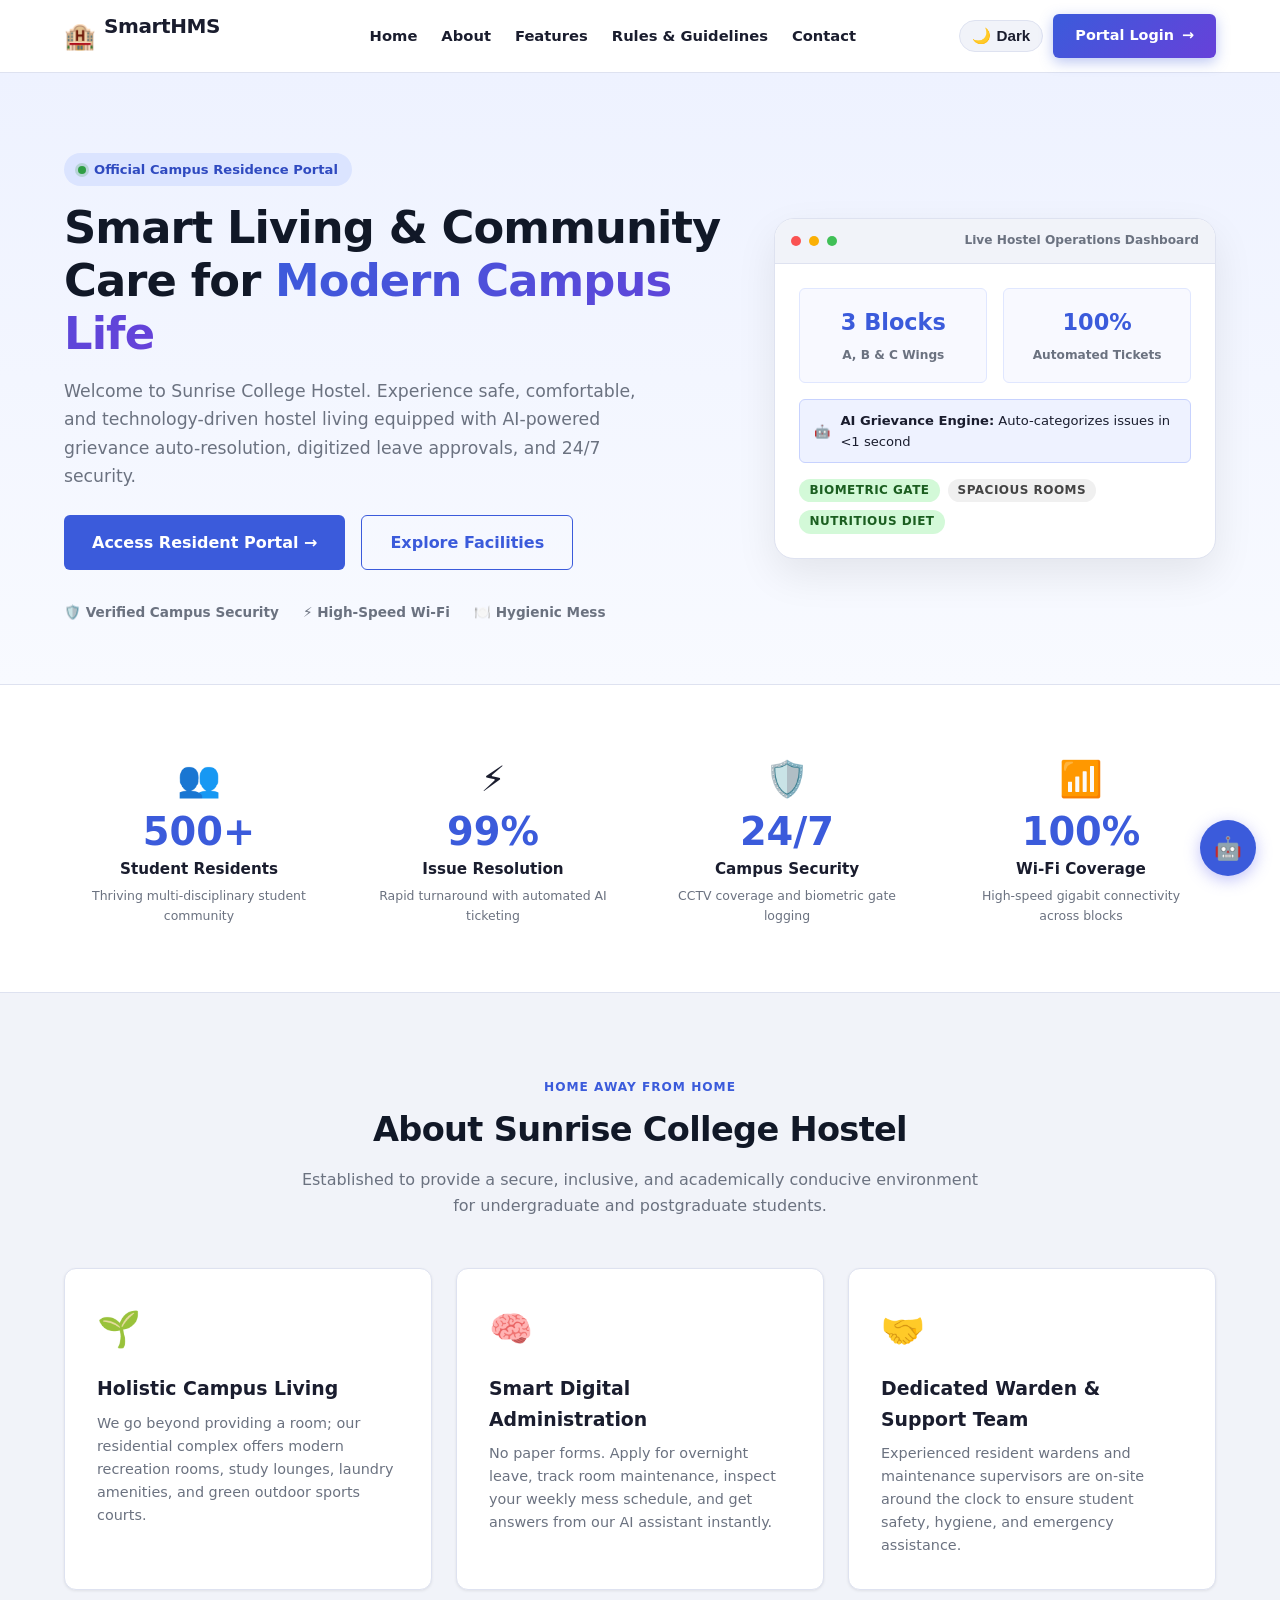
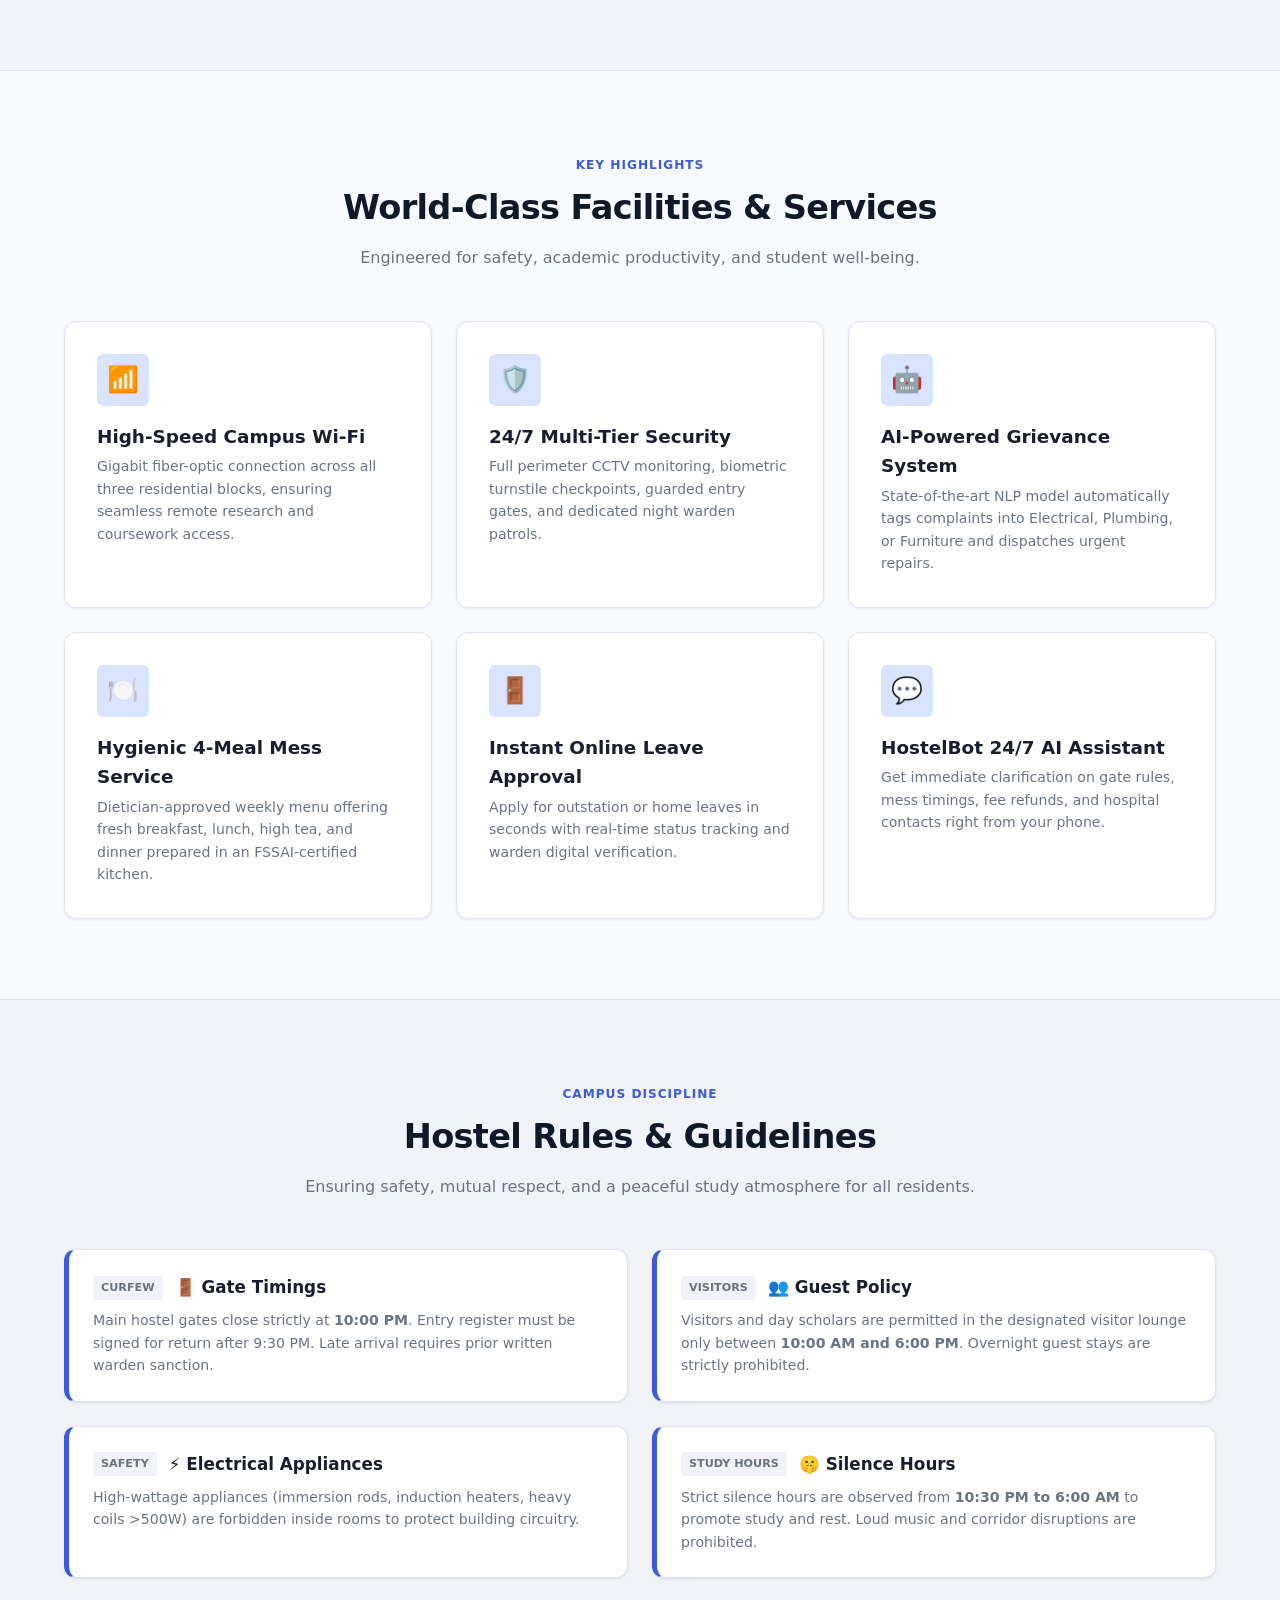
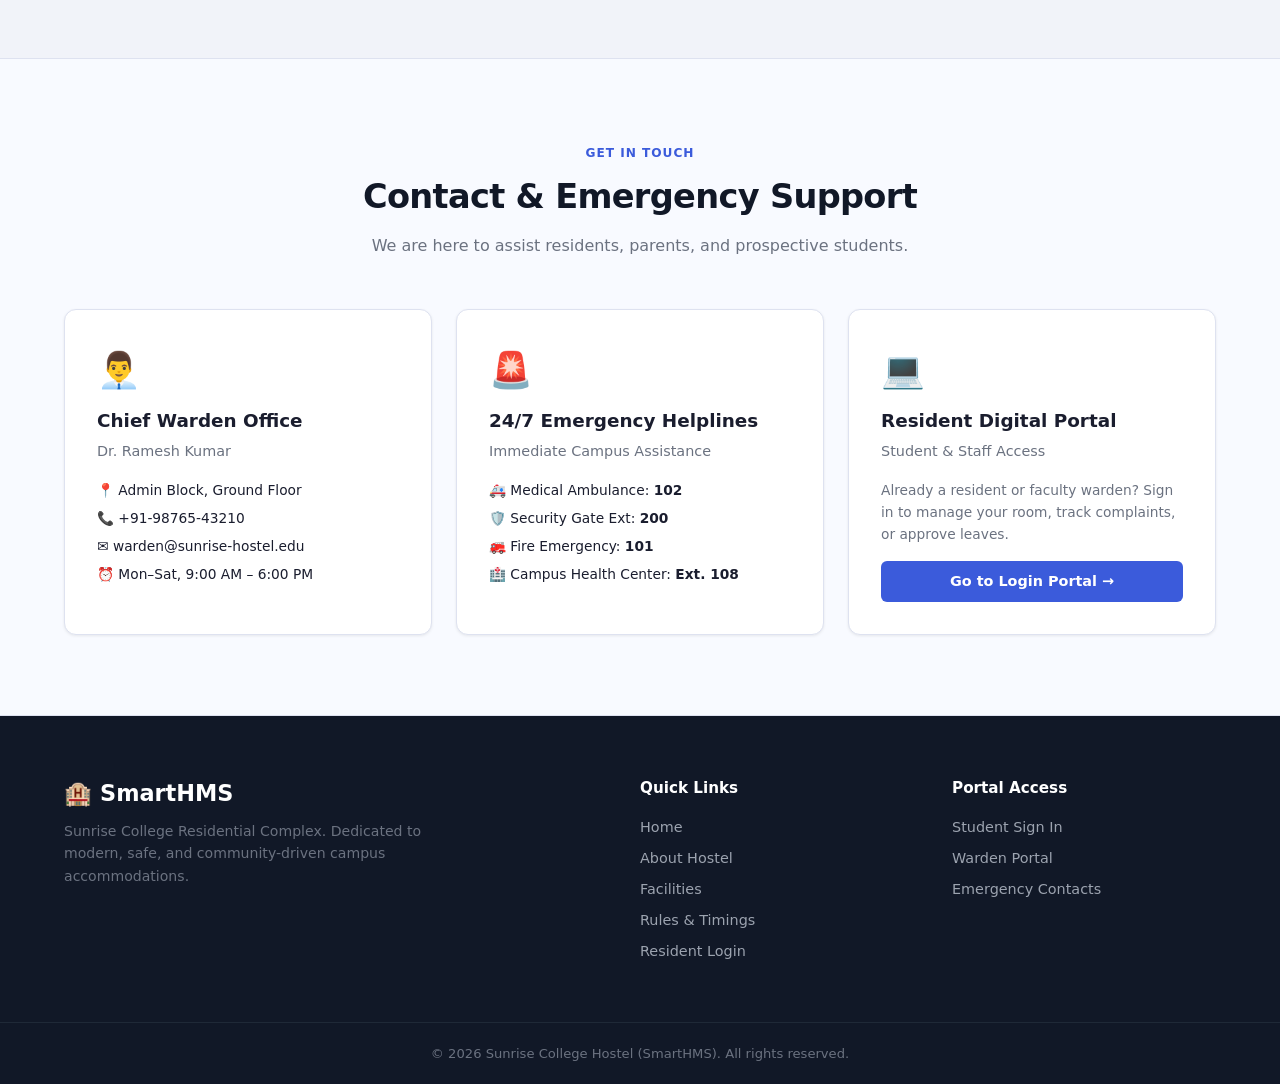
<file: index.html>
<!DOCTYPE html>
<!--
  index.html — Public Home & Landing Page
  Sunrise College Hostel — Smart Hostel Management System (SmartHMS)

  Public-facing portal featuring:
    • Modern navigation bar with anchors & prominent "Portal Login" button
    • High-impact Hero Section with CTAs and facility highlights
    • Real-time quick statistics (500+ Residents, 99% Resolution, etc.)
    • "About the Hostel" overview
    • Key Facilities & Amenities Grid
    • Hostel Rules & Curfew Guidelines
    • Contact & 24/7 Emergency Helpline
    • Clean footer
-->
<html lang="en">
<head>
  <meta charset="UTF-8" />
  <meta name="viewport" content="width=device-width, initial-scale=1.0" />
  <title>Sunrise College Hostel — Smart Campus Living</title>
  <link rel="stylesheet" href="styles.css" />
</head>
<body class="landing-body">

  <!-- ═══════════════════════════════════════════════
       TOP NAVIGATION BAR
       ═══════════════════════════════════════════════ -->
  <header class="landing-header">
    <div class="landing-container nav-container">
      <a href="index.html" class="navbar-brand" style="text-decoration:none;">
        <span class="brand-icon">🏨</span>
        <div>
          <div class="brand-title">SmartHMS</div>
          <div class="navbar-tagline">Sunrise College Hostel</div>
        </div>
      </a>

      <!-- Desktop Nav Links -->
      <nav class="landing-nav-links">
        <a href="#home" class="nav-link">Home</a>
        <a href="#about" class="nav-link">About</a>
        <a href="#features" class="nav-link">Features</a>
        <a href="#rules" class="nav-link">Rules & Guidelines</a>
        <a href="#contact" class="nav-link">Contact</a>
      </nav>

      <!-- Prominent Portal Login Button -->
      <div class="nav-cta" style="display:flex;align-items:center;gap:10px;">
        <button type="button" class="theme-toggle-btn" id="themeToggleBtn" title="Toggle Light / Dark Mode">
          🌙 <span class="theme-label">Dark</span>
        </button>
        <a href="login.html" class="btn btn-primary btn-portal-login">
          <span>Portal Login</span> <span class="arrow">→</span>
        </a>
      </div>
    </div>
  </header>


  <!-- ═══════════════════════════════════════════════
       HERO SECTION
       ═══════════════════════════════════════════════ -->
  <section id="home" class="hero-section">
    <div class="landing-container hero-container">
      <div class="hero-content">
        <div class="hero-badge">
          <span class="badge-dot"></span> Official Campus Residence Portal
        </div>
        <h1 class="hero-title">
          Smart Living &amp; Community Care for <span class="highlight-text">Modern Campus Life</span>
        </h1>
        <p class="hero-subtitle">
          Welcome to Sunrise College Hostel. Experience safe, comfortable, and technology-driven hostel living equipped with AI-powered grievance auto-resolution, digitized leave approvals, and 24/7 security.
        </p>

        <div class="hero-actions">
          <a href="login.html" class="btn btn-primary btn-lg">
            Access Resident Portal →
          </a>
          <a href="#features" class="btn btn-outline btn-lg">
            Explore Facilities
          </a>
        </div>

        <div class="hero-trust">
          <span>🛡️ Verified Campus Security</span>
          <span>⚡ High-Speed Wi-Fi</span>
          <span>🍽️ Hygienic Mess</span>
        </div>
      </div>

      <div class="hero-visual">
        <div class="hero-card-preview">
          <div class="preview-header">
            <div class="preview-dot dot-red"></div>
            <div class="preview-dot dot-yellow"></div>
            <div class="preview-dot dot-green"></div>
            <span class="preview-label">Live Hostel Operations Dashboard</span>
          </div>
          <div class="preview-body">
            <div class="preview-stat-row">
              <div class="p-stat">
                <span class="p-num">3 Blocks</span>
                <span class="p-desc">A, B &amp; C Wings</span>
              </div>
              <div class="p-stat">
                <span class="p-num">100%</span>
                <span class="p-desc">Automated Tickets</span>
              </div>
            </div>
            <div class="preview-ai-pill">
              <span class="ai-spark">🤖</span>
              <span><strong>AI Grievance Engine:</strong> Auto-categorizes issues in &lt;1 second</span>
            </div>
            <div class="preview-badge-row">
              <span class="badge badge-occupied">Biometric Gate</span>
              <span class="badge badge-vacant">Spacious Rooms</span>
              <span class="badge badge-low">Nutritious Diet</span>
            </div>
          </div>
        </div>
      </div>
    </div>
  </section>


  <!-- ═══════════════════════════════════════════════
       QUICK STATISTICS SECTION
       ═══════════════════════════════════════════════ -->
  <section class="stats-section">
    <div class="landing-container">
      <div class="stats-grid">

        <div class="stat-box">
          <div class="stat-icon">👥</div>
          <div class="stat-number">500+</div>
          <div class="stat-title">Student Residents</div>
          <div class="stat-detail">Thriving multi-disciplinary student community</div>
        </div>

        <div class="stat-box">
          <div class="stat-icon">⚡</div>
          <div class="stat-number">99%</div>
          <div class="stat-title">Issue Resolution</div>
          <div class="stat-detail">Rapid turnaround with automated AI ticketing</div>
        </div>

        <div class="stat-box">
          <div class="stat-icon">🛡️</div>
          <div class="stat-number">24/7</div>
          <div class="stat-title">Campus Security</div>
          <div class="stat-detail">CCTV coverage and biometric gate logging</div>
        </div>

        <div class="stat-box">
          <div class="stat-icon">📶</div>
          <div class="stat-number">100%</div>
          <div class="stat-title">Wi-Fi Coverage</div>
          <div class="stat-detail">High-speed gigabit connectivity across blocks</div>
        </div>

      </div>
    </div>
  </section>


  <!-- ═══════════════════════════════════════════════
       ABOUT THE HOSTEL
       ═══════════════════════════════════════════════ -->
  <section id="about" class="landing-section">
    <div class="landing-container">
      <div class="section-head">
        <span class="section-tag">Home Away from Home</span>
        <h2 class="section-title">About Sunrise College Hostel</h2>
        <p class="section-subtitle">
          Established to provide a secure, inclusive, and academically conducive environment for undergraduate and postgraduate students.
        </p>
      </div>

      <div class="about-grid">
        <div class="about-card">
          <div class="about-icon">🌱</div>
          <h3>Holistic Campus Living</h3>
          <p>
            We go beyond providing a room; our residential complex offers modern recreation rooms, study lounges, laundry amenities, and green outdoor sports courts.
          </p>
        </div>

        <div class="about-card">
          <div class="about-icon">🧠</div>
          <h3>Smart Digital Administration</h3>
          <p>
            No paper forms. Apply for overnight leave, track room maintenance, inspect your weekly mess schedule, and get answers from our AI assistant instantly.
          </p>
        </div>

        <div class="about-card">
          <div class="about-icon">🤝</div>
          <h3>Dedicated Warden &amp; Support Team</h3>
          <p>
            Experienced resident wardens and maintenance supervisors are on-site around the clock to ensure student safety, hygiene, and emergency assistance.
          </p>
        </div>
      </div>
    </div>
  </section>


  <!-- ═══════════════════════════════════════════════
       KEY FACILITY HIGHLIGHTS
       ═══════════════════════════════════════════════ -->
  <section id="features" class="landing-section bg-alt">
    <div class="landing-container">
      <div class="section-head">
        <span class="section-tag">Key Highlights</span>
        <h2 class="section-title">World-Class Facilities &amp; Services</h2>
        <p class="section-subtitle">
          Engineered for safety, academic productivity, and student well-being.
        </p>
      </div>

      <div class="features-grid">

        <div class="feature-card">
          <div class="feature-icon-wrapper">📶</div>
          <h3>High-Speed Campus Wi-Fi</h3>
          <p>Gigabit fiber-optic connection across all three residential blocks, ensuring seamless remote research and coursework access.</p>
        </div>

        <div class="feature-card">
          <div class="feature-icon-wrapper">🛡️</div>
          <h3>24/7 Multi-Tier Security</h3>
          <p>Full perimeter CCTV monitoring, biometric turnstile checkpoints, guarded entry gates, and dedicated night warden patrols.</p>
        </div>

        <div class="feature-card">
          <div class="feature-icon-wrapper">🤖</div>
          <h3>AI-Powered Grievance System</h3>
          <p>State-of-the-art NLP model automatically tags complaints into Electrical, Plumbing, or Furniture and dispatches urgent repairs.</p>
        </div>

        <div class="feature-card">
          <div class="feature-icon-wrapper">🍽️</div>
          <h3>Hygienic 4-Meal Mess Service</h3>
          <p>Dietician-approved weekly menu offering fresh breakfast, lunch, high tea, and dinner prepared in an FSSAI-certified kitchen.</p>
        </div>

        <div class="feature-card">
          <div class="feature-icon-wrapper">🚪</div>
          <h3>Instant Online Leave Approval</h3>
          <p>Apply for outstation or home leaves in seconds with real-time status tracking and warden digital verification.</p>
        </div>

        <div class="feature-card">
          <div class="feature-icon-wrapper">💬</div>
          <h3>HostelBot 24/7 AI Assistant</h3>
          <p>Get immediate clarification on gate rules, mess timings, fee refunds, and hospital contacts right from your phone.</p>
        </div>

      </div>
    </div>
  </section>


  <!-- ═══════════════════════════════════════════════
       RULES & GUIDELINES
       ═══════════════════════════════════════════════ -->
  <section id="rules" class="landing-section">
    <div class="landing-container">
      <div class="section-head">
        <span class="section-tag">Campus Discipline</span>
        <h2 class="section-title">Hostel Rules &amp; Guidelines</h2>
        <p class="section-subtitle">
          Ensuring safety, mutual respect, and a peaceful study atmosphere for all residents.
        </p>
      </div>

      <div class="rules-grid">

        <div class="rule-box">
          <div class="rule-header">
            <span class="rule-badge">Curfew</span>
            <h4>🚪 Gate Timings</h4>
          </div>
          <p>Main hostel gates close strictly at <strong>10:00 PM</strong>. Entry register must be signed for return after 9:30 PM. Late arrival requires prior written warden sanction.</p>
        </div>

        <div class="rule-box">
          <div class="rule-header">
            <span class="rule-badge">Visitors</span>
            <h4>👥 Guest Policy</h4>
          </div>
          <p>Visitors and day scholars are permitted in the designated visitor lounge only between <strong>10:00 AM and 6:00 PM</strong>. Overnight guest stays are strictly prohibited.</p>
        </div>

        <div class="rule-box">
          <div class="rule-header">
            <span class="rule-badge">Safety</span>
            <h4>⚡ Electrical Appliances</h4>
          </div>
          <p>High-wattage appliances (immersion rods, induction heaters, heavy coils &gt;500W) are forbidden inside rooms to protect building circuitry.</p>
        </div>

        <div class="rule-box">
          <div class="rule-header">
            <span class="rule-badge">Study Hours</span>
            <h4>🤫 Silence Hours</h4>
          </div>
          <p>Strict silence hours are observed from <strong>10:30 PM to 6:00 AM</strong> to promote study and rest. Loud music and corridor disruptions are prohibited.</p>
        </div>

      </div>
    </div>
  </section>


  <!-- ═══════════════════════════════════════════════
       CONTACT & EMERGENCY SECTION
       ═══════════════════════════════════════════════ -->
  <section id="contact" class="landing-section bg-alt">
    <div class="landing-container">
      <div class="section-head">
        <span class="section-tag">Get in Touch</span>
        <h2 class="section-title">Contact &amp; Emergency Support</h2>
        <p class="section-subtitle">
          We are here to assist residents, parents, and prospective students.
        </p>
      </div>

      <div class="contact-grid">

        <div class="contact-card">
          <div class="c-icon">👨‍💼</div>
          <h4>Chief Warden Office</h4>
          <p>Dr. Ramesh Kumar</p>
          <div class="c-detail">📍 Admin Block, Ground Floor</div>
          <div class="c-detail">📞 +91-98765-43210</div>
          <div class="c-detail">✉️ warden@sunrise-hostel.edu</div>
          <div class="c-detail">⏰ Mon–Sat, 9:00 AM – 6:00 PM</div>
        </div>

        <div class="contact-card">
          <div class="c-icon">🚨</div>
          <h4>24/7 Emergency Helplines</h4>
          <p>Immediate Campus Assistance</p>
          <div class="c-detail">🚑 Medical Ambulance: <strong>102</strong></div>
          <div class="c-detail">🛡️ Security Gate Ext: <strong>200</strong></div>
          <div class="c-detail">🚒 Fire Emergency: <strong>101</strong></div>
          <div class="c-detail">🏥 Campus Health Center: <strong>Ext. 108</strong></div>
        </div>

        <div class="contact-card">
          <div class="c-icon">💻</div>
          <h4>Resident Digital Portal</h4>
          <p>Student &amp; Staff Access</p>
          <p style="font-size:0.86rem; color:var(--clr-muted); margin-bottom:var(--sp-md);">
            Already a resident or faculty warden? Sign in to manage your room, track complaints, or approve leaves.
          </p>
          <a href="login.html" class="btn btn-primary btn-block">
            Go to Login Portal →
          </a>
        </div>

      </div>
    </div>
  </section>


  <!-- ═══════════════════════════════════════════════
       FOOTER
       ═══════════════════════════════════════════════ -->
  <footer class="landing-footer">
    <div class="landing-container footer-container">
      <div class="footer-col">
        <div class="footer-brand">
          <span class="brand-icon">🏨</span> SmartHMS
        </div>
        <p class="footer-text">
          Sunrise College Residential Complex. Dedicated to modern, safe, and community-driven campus accommodations.
        </p>
      </div>

      <div class="footer-col">
        <h5>Quick Links</h5>
        <ul class="footer-links">
          <li><a href="#home">Home</a></li>
          <li><a href="#about">About Hostel</a></li>
          <li><a href="#features">Facilities</a></li>
          <li><a href="#rules">Rules &amp; Timings</a></li>
          <li><a href="login.html">Resident Login</a></li>
        </ul>
      </div>

      <div class="footer-col">
        <h5>Portal Access</h5>
        <ul class="footer-links">
          <li><a href="login.html">Student Sign In</a></li>
          <li><a href="login.html">Warden Portal</a></li>
          <li><a href="#contact">Emergency Contacts</a></li>
        </ul>
      </div>
    </div>

    <div class="footer-bottom">
      <div class="landing-container">
        <p>&copy; 2026 Sunrise College Hostel (SmartHMS). All rights reserved.</p>
      </div>
    </div>
  </footer>

  <script src="data.js"></script>
  <script src="app.js"></script>
</body>
</html>
</file>
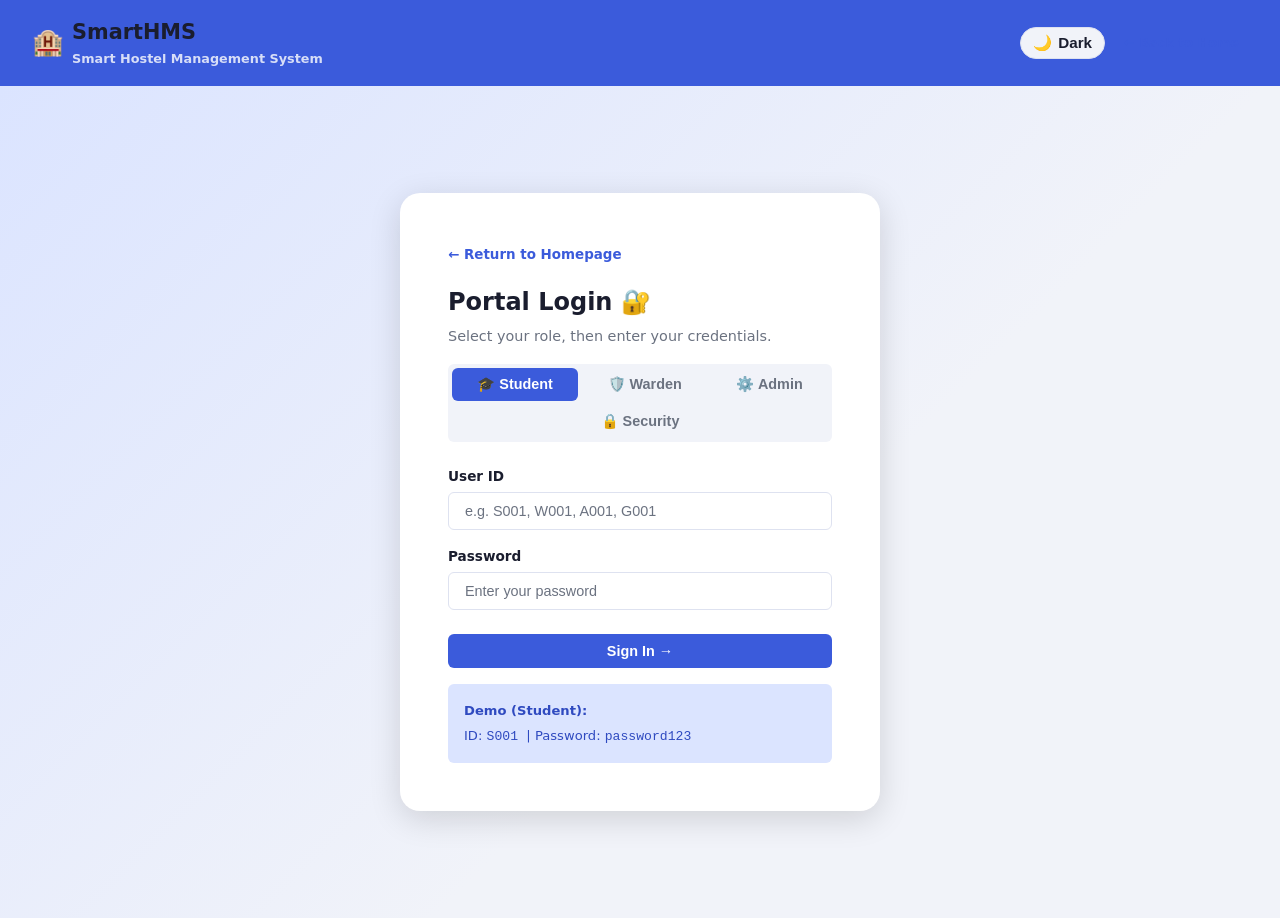
<file: admin-dashboard.html>
<!DOCTYPE html>
<!--
  admin-dashboard.html — Admin & Warden Portal  (Sprint 1 / v2.0)
  Smart Hostel Management System

  7 Tabs (shared by "admin" and "warden" roles):
    1. tab-overview    — Analytics KPI cards
    2. tab-rooms       — Room grid + detail table + status controls
    3. tab-complaints  — All maintenance tickets + workflow
    4. tab-gatepasses  — Gate pass queue + approve/reject
    5. tab-leaves      — Leave application approvals
    6. tab-visitors    — Visitor log (view-only)
    7. tab-notices     — AI Notice Generator (admin-only badge)

  Role gating: elements with class "admin-only" are hidden for wardens
  via AdminModule.init() — no extra CSS/page needed.

  Dependencies: styles.css · data.js · app.js
-->
<html lang="en">
<head>
  <meta charset="UTF-8" />
  <meta name="viewport" content="width=device-width, initial-scale=1.0" />
  <title>Admin / Warden Dashboard — SmartHMS</title>
  <link rel="stylesheet" href="styles.css" />
</head>
<body>

  <div class="dashboard-shell">

    <!-- ── SIDEBAR ───────────────────────────────────────────── -->
    <aside class="sidebar" style="background:#1a2744;">

      <div class="sidebar-header">
        <div class="brand"><span class="brand-icon">🏨</span> SmartHMS</div>
        <!-- Role label filled by AdminModule.init() -->
        <div class="user-label" style="color:rgba(255,200,100,.85);" id="sidebarRoleLabel">🛡️ Management Portal</div>
        <div class="user-name" id="sidebarUserName">—</div>
      </div>

      <nav class="sidebar-nav">
        <div class="tab-nav" style="flex-direction:column;border:none;gap:0;">
          <button class="tab-btn" data-tab="tab-overview">
            <span class="nav-icon">📊</span> Analytics
          </button>
          <button class="tab-btn" data-tab="tab-rooms">
            <span class="nav-icon">🏢</span> Room Management
          </button>
          <button class="tab-btn" data-tab="tab-complaints">
            <span class="nav-icon">📋</span> Complaints
          </button>
          <button class="tab-btn" data-tab="tab-gatepasses">
            <span class="nav-icon">🔑</span> Gate Passes
          </button>
          <button class="tab-btn" data-tab="tab-leaves">
            <span class="nav-icon">📅</span> Leave Approvals
          </button>
          <button class="tab-btn" data-tab="tab-visitors">
            <span class="nav-icon">👥</span> Visitor Log
          </button>
          <button class="tab-btn" data-tab="tab-notices">
            <span class="nav-icon">📢</span> AI Notices
          </button>
          <button class="tab-btn" data-tab="tab-feedback-insights">
            <span class="nav-icon">💡</span> Feedback &amp; Sentiment
          </button>
        </div>
      </nav>

      <div class="sidebar-footer">
        <button class="btn-logout" id="logoutBtn">⏻ Logout</button>
      </div>
    </aside>

    <!-- ── MAIN CONTENT ─────────────────────────────────────── -->
    <main class="main-content">

      <!-- ── TOP UTILITY & THEME BAR ── -->
      <div class="top-util-bar">
        <div class="top-util-left">
          <button type="button" class="mobile-menu-btn" id="mobileMenuBtn" aria-label="Toggle Navigation">☰ Menu</button>
          <span style="font-size:0.85rem;color:var(--clr-muted);">Operations Control · <strong style="color:var(--clr-success);">● Live Synced</strong></span>
        </div>
        <div class="top-util-right">
          <button type="button" class="theme-toggle-btn" id="themeToggleBtn" title="Toggle Light / Dark Mode">
            🌙 <span class="theme-label">Dark</span>
          </button>
        </div>
      </div>

      <!-- ── LIVE EMERGENCY ALERT BROADCAST BANNER ── -->
      <div id="emergencyAlertBanner" style="display:none;"></div>

      <!-- ── NATURAL LANGUAGE AI SMART SEARCH BAR ── -->
      <div class="smart-search-container">
        <div class="smart-search-input-wrap">
          <span class="smart-search-icon">🔍</span>
          <input type="text" id="adminSmartSearch" class="smart-search-input"
                 placeholder="AI Smart Search — e.g. 'Show vacant rooms', 'pending complaints', 'unpaid fees', 'students in block B'..." autocomplete="off">
          <button type="button" id="smartSearchClearBtn" class="smart-search-clear" style="display:none;" title="Clear search">✕</button>
        </div>
        <div class="smart-search-chips">
          <span class="smart-chips-label">Quick AI Queries:</span>
          <button type="button" class="smart-chip" data-query="Show vacant rooms">🛏️ Show vacant rooms</button>
          <button type="button" class="smart-chip" data-query="Find students with pending complaints">⚠️ Pending complaints</button>
          <button type="button" class="smart-chip" data-query="List unpaid hostel fees">💰 List unpaid fees</button>
          <button type="button" class="smart-chip" data-query="High priority tickets">🔥 Urgent tickets</button>
          <button type="button" class="smart-chip" data-query="Visitors currently inside">👥 Visitors inside</button>
          <button type="button" class="smart-chip" data-query="Pending leave requests">🚪 Pending leaves</button>
        </div>
        <!-- Dynamic Smart Search Results Container -->
        <div id="smartSearchResults" class="smart-search-results" style="display:none;"></div>
      </div>

      <!--
        TOP COUNTERS BAR
        Rendered by AdminModule.renderTopCounters()
        Shows: Total Students · Vacant Rooms · Open Tickets · Pending Leaves · Visitors Inside
      -->
      <div id="adminTopCounters" class="top-counters-bar"></div>

      <!-- ══════════════════════════════════ TAB 1 — ANALYTICS ══ -->
      <section id="tab-overview" class="tab-panel">
        <div class="page-header">
          <h2>📊 Analytics &amp; Overview</h2>
          <p>Real-time snapshot of occupancy, tickets, and financial health.</p>
        </div>

        <!-- KPI cards — AdminModule.renderOverview() fills #kpiContainer -->
        <div class="kpi-grid" id="kpiContainer"></div>

        <h3 style="margin:var(--sp-xl) 0 var(--sp-md);">📝 Quick Summary</h3>
        <div class="cards-grid">
          <div class="card">
            <div class="card-title">🕐 Last Updated</div>
            <div class="card-value" style="font-size:1.1rem;" id="lastUpdatedTime">—</div>
            <div class="card-subtitle">Refreshed on page load</div>
          </div>
          <div class="card">
            <div class="card-title">📆 Today's Date</div>
            <div class="card-value" style="font-size:1.1rem;" id="todayDate">—</div>
            <div class="card-subtitle" id="todayDay">—</div>
          </div>
          <div class="card">
            <div class="card-title">🏨 Hostel Name</div>
            <div class="card-value" style="font-size:1.1rem;">Sunrise Hostel</div>
            <div class="card-subtitle">3 Blocks · A, B, C</div>
          </div>
        </div>
      </section>

      <!-- ══════════════════════════════════ TAB 2 — ROOMS ══ -->
      <section id="tab-rooms" class="tab-panel">
        <div class="page-header">
          <h2>🏢 Room Management</h2>
          <p>Visual map of all rooms. Click a cell to cycle its status. Use the dropdown for direct control.</p>
        </div>

        <!-- Legend -->
        <div style="display:flex;gap:var(--sp-md);flex-wrap:wrap;margin-bottom:var(--sp-lg);">
          <span><span class="room-cell room-occupied" style="display:inline-block;width:20px;height:20px;vertical-align:middle;border-radius:4px;"></span> Occupied</span>
          <span><span class="room-cell room-vacant"   style="display:inline-block;width:20px;height:20px;vertical-align:middle;border-radius:4px;"></span> Vacant</span>
          <span><span class="room-cell room-maintenance" style="display:inline-block;width:20px;height:20px;vertical-align:middle;border-radius:4px;"></span> Maintenance</span>
        </div>

        <!-- Room grid — AdminModule.renderRoomGrid() fills this -->
        <div id="roomGridContainer"></div>

        <h3 style="margin:var(--sp-xl) 0 var(--sp-md);">All Rooms — Detailed List</h3>
        <!-- AdminModule.renderRoomDetailTable() fills this -->
        <div class="table-action-bar">
          <span style="font-size:0.85rem;font-weight:600;color:var(--clr-muted);">Room Allotment &amp; Occupancy Registry</span>
          <div class="table-export-btns">
            <button type="button" class="btn-export" onclick="ExportModule.exportRoomsCSV()">📥 Export CSV</button>
            <button type="button" class="btn-export" onclick="ExportModule.printSection('Hostel Room Occupancy Report', 'roomDetailTableContainer')">🖨️ Print Report</button>
          </div>
        </div>
        <div id="roomDetailTableContainer"></div>
      </section>

      <!-- ══════════════════════════════════ TAB 3 — COMPLAINTS ══ -->
      <section id="tab-complaints" class="tab-panel">
        <div class="page-header">
          <h2>📋 Maintenance Complaints</h2>
          <p>All student-raised maintenance tickets. Pending items are shown first.</p>
        </div>

        <!-- Status legend badges -->
        <div style="display:flex;gap:var(--sp-sm);flex-wrap:wrap;margin-bottom:var(--sp-md);">
          <span class="badge badge-pending">Pending</span>
          <span class="badge badge-inprogress">In Progress</span>
          <span class="badge badge-resolved">Resolved</span>
          <span style="margin-left:auto;font-size:0.82rem;color:var(--clr-muted);">Sorted: pending first</span>
        </div>

        <!-- AdminModule.renderComplaints() fills this -->
        <div class="table-action-bar">
          <span style="font-size:0.85rem;font-weight:600;color:var(--clr-muted);">Maintenance Logs &amp; Status</span>
          <div class="table-export-btns">
            <button type="button" class="btn-export" onclick="ExportModule.exportComplaintsCSV()">📥 Export CSV</button>
            <button type="button" class="btn-export" onclick="ExportModule.printSection('Maintenance Complaints Report', 'complaintsContainer')">🖨️ Print Report</button>
          </div>
        </div>
        <div id="complaintsContainer"></div>
      </section>

      <!-- ══════════════════════════════════ TAB 4 — GATE PASSES ══ -->
      <section id="tab-gatepasses" class="tab-panel">
        <div class="page-header">
          <h2>🔑 Gate Pass Approvals</h2>
          <p>Review and approve / reject student gate pass requests before they exit.</p>
        </div>

        <div class="card" style="background:#eff6ff;border-color:#bfdbfe;max-width:620px;margin-bottom:var(--sp-lg);font-size:0.88rem;">
          📌 Approved passes get a QR code the security guard scans at the gate.
          Rejected or pending passes deny exit.
        </div>

        <!-- AdminModule.renderGatePasses() fills this -->
        <div class="table-action-bar">
          <span style="font-size:0.85rem;font-weight:600;color:var(--clr-muted);">Official Gate &amp; Outpass Register</span>
          <div class="table-export-btns">
            <button type="button" class="btn-export" onclick="ExportModule.exportGatePassesCSV()">📥 Export CSV</button>
            <button type="button" class="btn-export" onclick="ExportModule.printSection('Gate Pass & Outpass Report', 'gatePassesContainer')">🖨️ Print Report</button>
          </div>
        </div>
        <div id="gatePassesContainer"></div>
      </section>

      <!-- ══════════════════════════════════ TAB 5 — LEAVES ══ -->
      <section id="tab-leaves" class="tab-panel">
        <div class="page-header">
          <h2>📅 Leave Approval Panel</h2>
          <p>Review and action student leave applications. Pending requests shown first.</p>
        </div>

        <div class="card" style="background:#fffbeb;border-color:#f59e0b;max-width:620px;margin-bottom:var(--sp-lg);">
          <strong>📌 Leave Policy:</strong> Applications must be submitted at least 48 hours before departure.
          Emergency cases require direct warden approval with documentation.
        </div>

        <!-- AdminModule.renderLeaveApprovals() fills this -->
        <div class="table-action-bar">
          <span style="font-size:0.85rem;font-weight:600;color:var(--clr-muted);">Student Leave Applications</span>
          <div class="table-export-btns">
            <button type="button" class="btn-export" onclick="ExportModule.exportLeavesCSV()">📥 Export CSV</button>
            <button type="button" class="btn-export" onclick="ExportModule.printSection('Student Leave Applications Report', 'leaveApprovalsContainer')">🖨️ Print Report</button>
          </div>
        </div>
        <div id="leaveApprovalsContainer"></div>
      </section>

      <!-- ══════════════════════════════════ TAB 6 — VISITORS ══ -->
      <section id="tab-visitors" class="tab-panel">
        <div class="page-header">
          <h2>👥 Visitor Log</h2>
          <p>All visitor entries logged by security guards. Current visitors shown first.</p>
        </div>

        <!-- AdminModule.renderVisitorLog() fills this -->
        <div class="table-action-bar">
          <span style="font-size:0.85rem;font-weight:600;color:var(--clr-muted);">Campus Visitor &amp; Guest Registry</span>
          <div class="table-export-btns">
            <button type="button" class="btn-export" onclick="ExportModule.exportVisitorsCSV()">📥 Export CSV</button>
            <button type="button" class="btn-export" onclick="ExportModule.printSection('Visitor Log Report', 'visitorLogContainer')">🖨️ Print Report</button>
          </div>
        </div>
        <div id="visitorLogContainer"></div>
      </section>

      <!-- ══════════════════════════════════ TAB 7 — AI NOTICES ══ -->
      <section id="tab-notices" class="tab-panel">
        <div class="page-header">
          <h2>📢 AI Notice Generator &amp; Announcement Board</h2>
          <p>Generate formal hostel announcements with AI. Review, edit, and publish directly to students.</p>
        </div>

        <div style="display:grid;grid-template-columns:1fr 1fr;gap:var(--sp-xl);align-items:start;" class="qr-layout">

          <!-- Left: AI Notice Creator Form -->
          <div class="card">
            <h3 style="margin-bottom:var(--sp-md);">✍️ Create Announcement</h3>

            <div class="form-group">
              <label for="noticeTopic">Announcement Topic</label>
              <select id="noticeTopic" class="form-control">
                <option value="Mess Inspection">🍽️ Mess Inspection &amp; Hygiene Report</option>
                <option value="Maintenance Shutdown">🔧 Maintenance Shutdown (Water / Electricity)</option>
                <option value="Gate Timing Revision">🚪 Gate Timing Revision &amp; Curfew</option>
                <option value="Curfew Reminder">⏰ Strict Curfew &amp; Late Entry Rules</option>
                <option value="Fee Payment Deadline">💰 Fee Payment Deadline &amp; Late Fine</option>
                <option value="Exam Silence Hours">🤫 Exam Silence Hours Enforcement</option>
                <option value="Disciplinary Warning">⚠️ Disciplinary Warning &amp; Conduct Rules</option>
                <option value="Festival Celebration">🎉 Hostel Festival / Cultural Event</option>
                <option value="Custom Notice">📝 Custom Official Notice</option>
              </select>
            </div>

            <div class="form-group">
              <label for="noticeAudience">Target Audience</label>
              <select id="noticeAudience" class="form-control">
                <option value="All Residents">All Hostel Residents (Blocks A, B, C)</option>
                <option value="Block A Residents">Block A Residents (Boys)</option>
                <option value="Block B Residents">Block B Residents (Girls)</option>
                <option value="Block C Residents">Block C Residents (Mixed/PG)</option>
              </select>
            </div>

            <div class="form-group">
              <label for="noticeUrgency">Notice Priority / Urgency</label>
              <select id="noticeUrgency" class="form-control">
                <option value="Normal">🟢 Standard Notice</option>
                <option value="High Priority">🟡 High Priority</option>
                <option value="Urgent">🔴 Urgent Announcement</option>
              </select>
            </div>

            <div class="form-group">
              <label for="noticeDetails">Additional Details / Instructions (Optional)</label>
              <textarea id="noticeDetails" class="form-control" rows="3"
                        placeholder="e.g. Shutdown from 2 PM to 5 PM, store water in advance, contact maintenance at ext 204..."></textarea>
            </div>

            <button type="button" class="btn btn-primary btn-block" id="generateNoticeBtn">
              ✨ Generate Notice with AI →
            </button>
          </div>

          <!-- Right: Editable Notice Preview & Publishing -->
          <div class="card" id="noticeEditorCard">
            <h3 style="margin-bottom:var(--sp-md);">📄 Formatted Notice (Editable)</h3>
            <div id="noticeGeneratedContainer">
              <div class="empty-state">
                <div class="empty-icon">📢</div>
                <p>Select a topic and click "Generate Notice with AI" to preview and edit your announcement here.</p>
              </div>
            </div>
          </div>

        </div>

        <!-- Active Published Notices -->
        <h3 style="margin:var(--sp-xl) 0 var(--sp-md);">📋 Currently Active Published Notices</h3>
        <div id="activeNoticesList"></div>
      </section>

      <!-- ══════════════════════════════════ TAB 8 — FEEDBACK & SENTIMENT ══ -->
      <section id="tab-feedback-insights" class="tab-panel">
        <div class="page-header">
          <h2>💡 Student Feedback &amp; AI Sentiment Insights</h2>
          <p>Real-time student experience analytics with automated NLP sentiment categorization.</p>
        </div>

        <!-- Sentiment Breakdown Overview Card -->
        <div class="sentiment-breakdown-card" id="sentimentSummaryCard"></div>

        <!-- Student Feedback List -->
        <h3 style="margin-bottom:var(--sp-md);">💬 All Student Feedback Submissions</h3>
        <div class="table-action-bar">
          <span style="font-size:0.85rem;font-weight:600;color:var(--clr-muted);">AI Sentiment Feedback Records</span>
          <div class="table-export-btns">
            <button type="button" class="btn-export" onclick="ExportModule.exportFeedbackCSV()">📥 Export CSV</button>
            <button type="button" class="btn-export" onclick="ExportModule.printSection('Student Feedback & Sentiment Analysis Report', 'adminFeedbackContainer')">🖨️ Print Report</button>
          </div>
        </div>
        <div id="adminFeedbackContainer"></div>
      </section>
    </main>
  </div>

  <script src="data.js"></script>
  <script src="app.js"></script>

  <script>
    // Fill date/time quick-summary cards (runs after DOM is ready)
    (function fillDateCards() {
      const now    = new Date();
      const days   = ["Sunday","Monday","Tuesday","Wednesday","Thursday","Friday","Saturday"];
      const months = ["Jan","Feb","Mar","Apr","May","Jun","Jul","Aug","Sep","Oct","Nov","Dec"];
      const timeEl = document.getElementById("lastUpdatedTime");
      const dateEl = document.getElementById("todayDate");
      const dayEl  = document.getElementById("todayDay");
      if (timeEl) timeEl.textContent = now.toLocaleTimeString("en-IN", {hour:"2-digit", minute:"2-digit"});
      if (dateEl) dateEl.textContent = `${now.getDate()} ${months[now.getMonth()]} ${now.getFullYear()}`;
      if (dayEl)  dayEl.textContent  = days[now.getDay()];
    })();

    // Stub notice generator (GEMINI API HOOK — replace with live call)
    AdminModule.generateNotice = function() {
      const topic   = document.getElementById("noticeTopic").value;
      const details = document.getElementById("noticeDetails").value;
      const templates = {
        curfew:      `HOSTEL NOTICE

To All Residents,

This is a reminder that the hostel gate CLOSES at 10:00 PM sharp.
Students returning after 10 PM must obtain prior warden permission and sign the register.
Repeat violations will attract disciplinary action.

${details ? 'Note: ' + details + '\n\n' : ''}Hostel Administration
Sunrise Hostel`,
        mess:        `MESS SCHEDULE NOTICE

To All Residents,

Mess Timings:
  Breakfast: 7:00 AM – 9:00 AM
  Lunch:     12:00 PM – 2:00 PM
  Dinner:    7:00 PM – 9:00 PM

Students are requested to enter the mess within scheduled hours. No entry after closing time.

${details ? 'Note: ' + details + '\n\n' : ''}Hostel Mess Committee`,
        fees:        `FEE REMINDER NOTICE

To All Residents,

This is a gentle reminder that hostel fee and mess fee for the current semester are due.
Please clear all dues at the hostel office or via the college payment portal at the earliest.

Non-payment may result in suspension of mess services and room facilities.

${details ? 'Note: ' + details + '\n\n' : ''}Hostel Accounts Office`,
        maintenance: `MAINTENANCE NOTICE

To All Residents,

Scheduled maintenance work will be carried out in the hostel premises.
Students are requested to cooperate with the maintenance team and ensure their rooms are accessible during the scheduled hours.

${details ? 'Details: ' + details + '\n\n' : ''}Hostel Administration`,
        exams:       `EXAMINATION SILENCE HOURS — NOTICE

To All Residents,

With examinations underway, SILENCE HOURS are in effect:
  10:00 PM to 6:00 AM — Strict silence to be maintained.

Any noise violations will be treated seriously. All gatherings in corridors are banned.

${details ? 'Note: ' + details + '\n\n' : ''}Academic Hostel Committee`,
        custom:      `HOSTEL NOTICE

To All Residents,

${details || 'Please refer to the notice board for further details.'}

Hostel Administration
Sunrise Hostel`
      };
      const text = templates[topic] || templates.custom;
      document.getElementById("noticeText").textContent = text;
      document.getElementById("noticeOutput").style.display = "block";
    };
  </script>

</body>
</html>
</file>
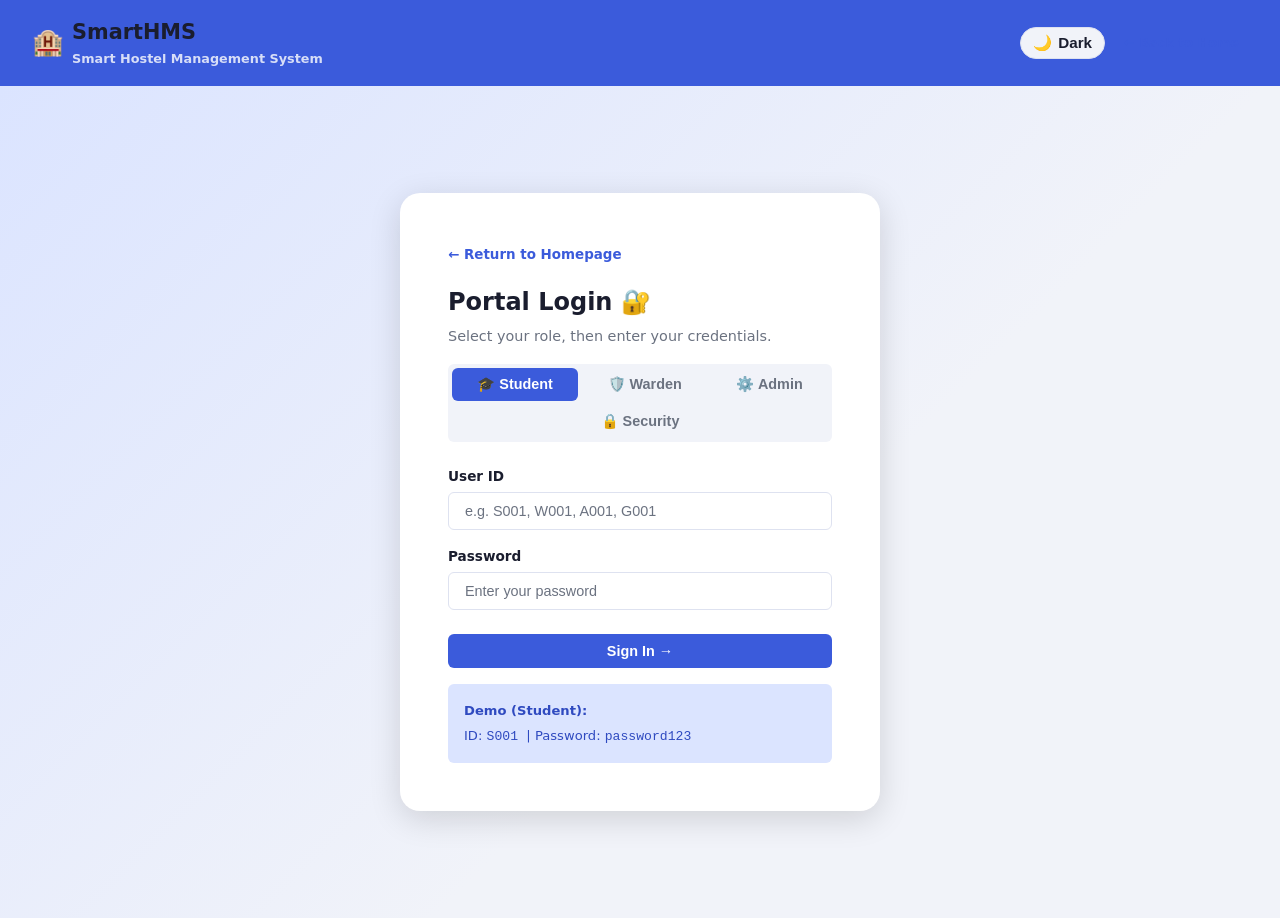
<file: login.html>
<!DOCTYPE html>
<!--
  login.html — Portal Sign-In Page  (Sprint 1 / RBAC v2.0)
  Smart Hostel Management System

  Supports 4 roles:
    Student       — S001 / password123
    Warden        — W001 / warden123
    Admin         — A001 / admin123
    Security Guard — G001 / guard123
-->
<html lang="en">
<head>
  <meta charset="UTF-8" />
  <meta name="viewport" content="width=device-width, initial-scale=1.0" />
  <title>Portal Sign In — SmartHMS</title>
  <link rel="stylesheet" href="styles.css" />
</head>
<body>

  <header class="navbar">
    <a href="index.html" class="navbar-brand" style="text-decoration:none;">
      <span class="brand-icon">🏨</span>
      <div>
        <div style="color:var(--clr-text); font-weight:800;">SmartHMS</div>
        <div class="navbar-tagline">Smart Hostel Management System</div>
      </div>
    </a>
    <div style="margin-left:auto;display:flex;align-items:center;gap:10px;">
      <button type="button" class="theme-toggle-btn" id="themeToggleBtn" title="Toggle Light / Dark Mode">
        🌙 <span class="theme-label">Dark</span>
      </button>
      <a href="index.html" class="btn btn-outline btn-sm">← Back to Home</a>
    </div>
  </header>

  <main class="login-hero">
    <div class="login-card" style="max-width:480px;">

      <div style="margin-bottom:var(--sp-md);">
        <a href="index.html" style="font-size:0.84rem;color:var(--clr-primary);text-decoration:none;font-weight:600;">
          ← Return to Homepage
        </a>
      </div>

      <h2>Portal Login 🔐</h2>
      <p style="margin-bottom:var(--sp-md);">Select your role, then enter your credentials.</p>

      <!--
        4-ROLE TABS
        Each button carries data-role matching the roles in data.js users array.
        LoginModule._wireRoleTabs() wires up these clicks.
      -->
      <div class="role-tabs" id="roleTabs" style="flex-wrap:wrap; gap:var(--sp-xs);">
        <button type="button" class="role-tab active" data-role="student">🎓 Student</button>
        <button type="button" class="role-tab"        data-role="warden">🛡️ Warden</button>
        <button type="button" class="role-tab"        data-role="admin">⚙️ Admin</button>
        <button type="button" class="role-tab"        data-role="security">🔒 Security</button>
      </div>

      <!-- Error banner -->
      <div class="login-error" id="loginError"></div>

      <form id="loginForm" novalidate>

        <div class="form-group">
          <label for="userId">User ID</label>
          <input
            type="text" id="userId" name="userId" class="form-control"
            placeholder="e.g. S001, W001, A001, G001"
            autocomplete="username" required
          />
        </div>

        <div class="form-group">
          <label for="password">Password</label>
          <input
            type="password" id="password" name="password" class="form-control"
            placeholder="Enter your password"
            autocomplete="current-password" required
          />
        </div>

        <button type="submit" class="btn btn-primary btn-block" style="margin-top:var(--sp-sm);">
          Sign In →
        </button>

      </form>

      <!--
        DEMO HINT — dynamically updated by LoginModule._updateDemoHint()
        Shows the correct demo credentials for the currently selected role tab.
      -->
      <div class="demo-hint" id="demoHint" style="margin-top:var(--sp-md);"></div>

    </div>
  </main>

  <script src="data.js"></script>
  <script src="app.js"></script>

</body>
</html>
</file>
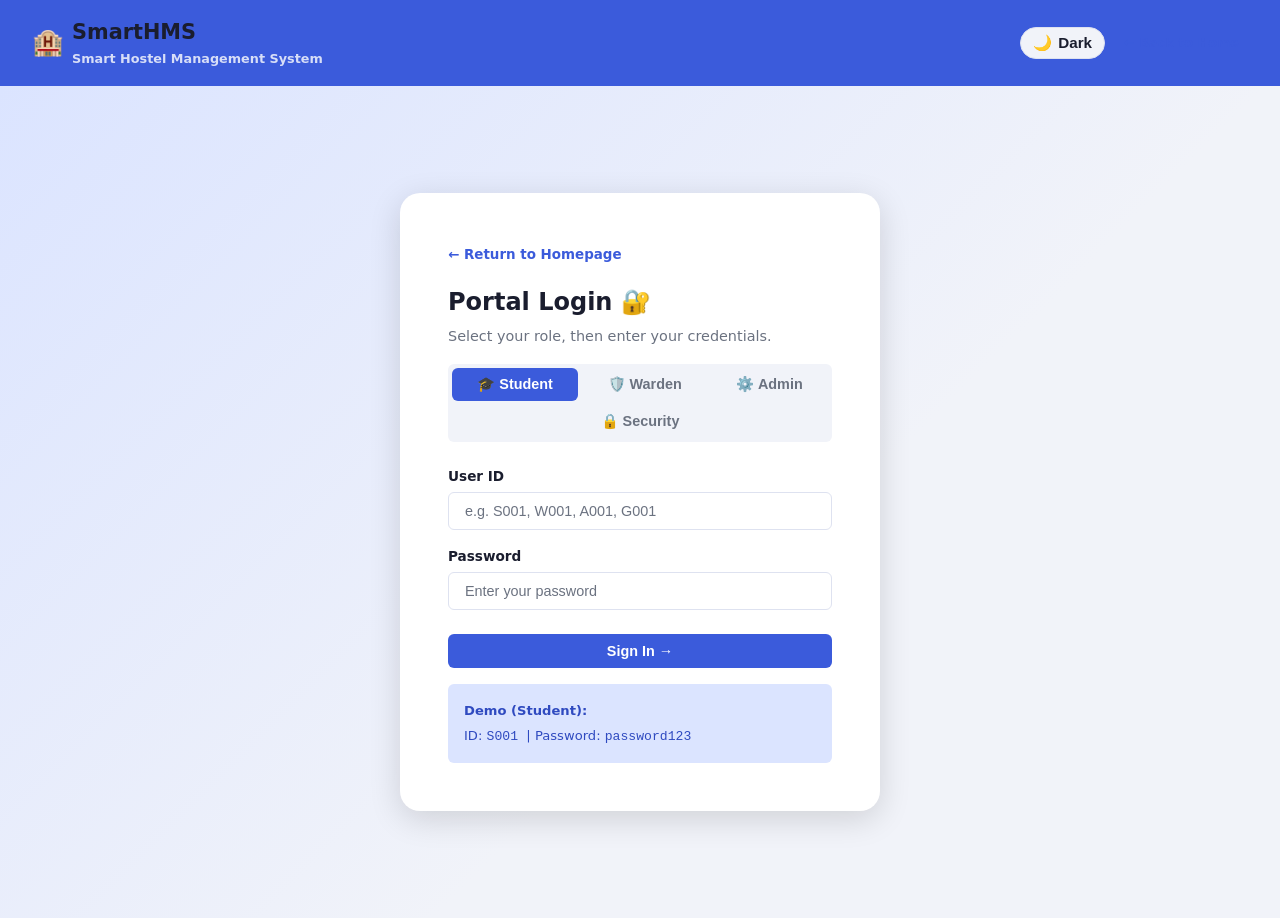
<file: security-dashboard.html>
<!DOCTYPE html>
<!--
  security-dashboard.html — Security Guard Portal  (Sprint 1 / v2.0)
  Smart Hostel Management System

  2 Tabs:
    1. tab-qr        — QR Pass Verifier (scan / type QR code to check validity)
    2. tab-visitors  — Visitor Entry Log (register new visitor + live table)

  Dependencies: styles.css · data.js · app.js
-->
<html lang="en">
<head>
  <meta charset="UTF-8" />
  <meta name="viewport" content="width=device-width, initial-scale=1.0" />
  <title>Security Dashboard — SmartHMS</title>
  <link rel="stylesheet" href="styles.css" />
</head>
<body>

  <div class="dashboard-shell">

    <!-- ── SIDEBAR ──────────────────────────────────────────── -->
    <aside class="sidebar" style="background:#1c2333;">

      <div class="sidebar-header">
        <div class="brand"><span class="brand-icon">🏨</span> SmartHMS</div>
        <div class="user-label" style="color:rgba(251,191,36,.85);">🔒 Security Guard Portal</div>
        <div class="user-name" id="sidebarUserName">—</div>
      </div>

      <nav class="sidebar-nav">
        <div class="tab-nav" style="flex-direction:column;border:none;gap:0;">
          <button class="tab-btn" data-tab="tab-qr">
            <span class="nav-icon">📲</span> QR Pass Verifier
          </button>
          <button class="tab-btn" data-tab="tab-visitors">
            <span class="nav-icon">👥</span> Visitor Log
          </button>
        </div>
      </nav>

      <div class="sidebar-footer">
        <button class="btn-logout" id="logoutBtn">⏻ Logout</button>
      </div>
    </aside>

    <!-- ── MAIN CONTENT ─────────────────────────────────────── -->
    <main class="main-content">

      <!-- ── TOP UTILITY & THEME BAR ── -->
      <div class="top-util-bar">
        <div class="top-util-left">
          <button type="button" class="mobile-menu-btn" id="mobileMenuBtn" aria-label="Toggle Navigation">☰ Menu</button>
          <span style="font-size:0.85rem;color:var(--clr-muted);">Gate Checkpoint: <strong>Main Hostel Gate #1</strong></span>
        </div>
        <div class="top-util-right">
          <button type="button" class="theme-toggle-btn" id="themeToggleBtn" title="Toggle Light / Dark Mode">
            🌙 <span class="theme-label">Dark</span>
          </button>
        </div>
      </div>

      <!-- ── LIVE EMERGENCY ALERT BROADCAST BANNER ── -->
      <div id="emergencyAlertBanner" style="display:none;"></div>

      <!-- ══════════════════════════════════ TAB 1 — QR VERIFIER ══ -->
      <section id="tab-qr" class="tab-panel">

        <div class="page-header">
          <h2>📲 QR Pass Verifier</h2>
          <p>Scan or type the student's gate-pass QR code to verify and log their check-in / check-out.</p>
        </div>

        <div style="display:grid;grid-template-columns:1fr 1fr;gap:var(--sp-xl);align-items:start;flex-wrap:wrap;" class="qr-layout">

          <!-- Left: Input form -->
          <div class="card qr-verifier-card">
            <h3 style="margin-bottom:var(--sp-md);">🔍 Enter QR Code</h3>

            <form id="qrVerifierForm">
              <div class="form-group">
                <label for="qrInput">QR Code / Pass ID</label>
                <input
                  type="text" id="qrInput" name="qrInput" class="form-control"
                  placeholder="e.g. QR-2026-002"
                  autocomplete="off" autofocus
                  style="font-size:1.1rem;font-family:monospace;letter-spacing:1px;" />
              </div>
              <button type="submit" class="btn btn-primary btn-block">Verify Pass →</button>
              <button type="button" id="simulateCameraScanBtn" class="btn btn-outline btn-block" style="margin-top:8px;">
                📸 Simulate Live Camera QR Scan
              </button>
            </form>

            <!-- Quick-test buttons for demo -->
            <div style="margin-top:var(--sp-lg);">
              <p style="font-size:0.82rem;color:var(--clr-muted);margin-bottom:var(--sp-sm);">
                Quick Demo Tests (click to auto-fill):
              </p>
              <div style="display:flex;flex-wrap:wrap;gap:var(--sp-sm);">
                <button class="btn btn-outline btn-sm qr-test-btn" data-qr="QR-2026-001" title="Pending pass">QR-2026-001 (Pending)</button>
                <button class="btn btn-outline btn-sm qr-test-btn" data-qr="QR-2026-002" title="Approved pass">QR-2026-002 (Approved)</button>
                <button class="btn btn-outline btn-sm qr-test-btn" data-qr="QR-2026-003" title="Already checked-out">QR-2026-003 (Out)</button>
                <button class="btn btn-outline btn-sm qr-test-btn" data-qr="QR-2026-004" title="Approved">QR-2026-004 (Approved)</button>
                <button class="btn btn-outline btn-sm qr-test-btn" data-qr="QR-2026-005" title="Returned">QR-2026-005 (Returned)</button>
                <button class="btn btn-outline btn-sm qr-test-btn" data-qr="INVALID-001" title="Invalid">INVALID-001</button>
              </div>
            </div>
          </div>

          <!-- Right: Result box -->
          <!--
            SecurityModule._wireQRVerifier() injects the result here.
            On valid approved pass → marks "checked-out" and saves.
            On checked-out pass   → marks "returned" and saves.
          -->
          <div id="qrResult">
            <div class="qr-result qr-idle">
              <div class="qr-result-icon">📲</div>
              <div class="qr-result-title">Awaiting Scan</div>
              <div class="qr-result-note">Enter a QR code on the left to verify the student's gate pass.</div>
            </div>
          </div>

        </div><!-- /.qr-layout -->

        <!-- Today's Gate Pass Queue -->
        <h3 style="margin:var(--sp-xl) 0 var(--sp-md);">📋 All Gate Passes</h3>
        <!-- SecurityModule._renderGatePassQueue() fills this -->
        <div class="table-action-bar">
          <span style="font-size:0.85rem;font-weight:600;color:var(--clr-muted);">Real-Time Gate Pass Status</span>
          <div class="table-export-btns">
            <button type="button" class="btn-export" onclick="ExportModule.exportGatePassesCSV()">📥 Export CSV</button>
            <button type="button" class="btn-export" onclick="ExportModule.printSection('Security Gate Passes Queue', 'gatePassQueueContainer')">🖨️ Print Log</button>
          </div>
        </div>
        <div id="gatePassQueueContainer"></div>

      </section><!-- /#tab-qr -->


      <!-- ══════════════════════════════════ TAB 2 — VISITOR LOG ══ -->
      <section id="tab-visitors" class="tab-panel">

        <div class="page-header">
          <h2>👥 Visitor Entry Log</h2>
          <p>Register new visitor entries and mark exits. All records are saved to the hostel database.</p>
        </div>

        <div style="display:grid;grid-template-columns:1fr 1fr;gap:var(--sp-xl);align-items:start;flex-wrap:wrap;" class="visitor-layout">

          <!-- Left: New Visitor Registration Form -->
          <div class="card visitor-form-card">
            <h3 style="margin-bottom:var(--sp-md);">➕ Register New Visitor</h3>

            <div class="form-message" id="visitorRegMsg"></div>

            <form id="visitorRegForm">

              <div class="form-group">
                <label for="visitorName">Visitor Name <span style="color:var(--clr-danger);">*</span></label>
                <input type="text" id="visitorName" name="visitorName" class="form-control"
                       placeholder="Full name of the visitor" required />
              </div>

              <div class="form-group">
                <label for="visitorPhone">Mobile Number <span style="color:var(--clr-danger);">*</span></label>
                <input type="tel" id="visitorPhone" name="visitorPhone" class="form-control"
                       placeholder="+91-XXXXX-XXXXX" required />
              </div>

              <div class="form-group">
                <label for="relation">Relation to Student</label>
                <select id="relation" name="relation" class="form-control">
                  <option value="Father">Father</option>
                  <option value="Mother">Mother</option>
                  <option value="Guardian">Guardian</option>
                  <option value="Sibling">Sibling</option>
                  <option value="Relative">Relative</option>
                  <option value="Friend">Friend</option>
                  <option value="Other">Other</option>
                </select>
              </div>

              <div class="form-group">
                <label for="hostStudentId">Host Student ID <span style="color:var(--clr-danger);">*</span></label>
                <input type="text" id="hostStudentId" name="hostStudentId" class="form-control"
                       placeholder="e.g. S001, S003" required
                       style="font-family:monospace;letter-spacing:1px;" />
              </div>

              <div class="form-group">
                <label for="purpose">Purpose of Visit <span style="color:var(--clr-danger);">*</span></label>
                <input type="text" id="purpose" name="purpose" class="form-control"
                       placeholder="e.g. General visit, Fee payment, Dropping items" required />
              </div>

              <div class="card" style="background:#fffbeb;border-color:#fbbf24;font-size:0.85rem;margin-bottom:var(--sp-md);">
                ⚠️ Visitors are allowed only in the common room. Entry time is logged automatically.
              </div>

              <button type="submit" class="btn btn-primary btn-block">Log Visitor Entry →</button>

            </form>
          </div>

          <!-- Right: Current visitors summary -->
          <div>
            <div class="card" style="margin-bottom:var(--sp-md);" id="visitorCountCard">
              <div class="card-title">👥 Visitors Currently Inside</div>
              <div class="card-value" id="visitorCountNum">—</div>
            </div>
            <div class="card" style="background:#f0fdf4;border-color:#86efac;font-size:0.85rem;">
              <strong>📋 Rules:</strong>
              <ul style="margin:var(--sp-sm) 0 0;padding-left:1.2rem;">
                <li>Visiting hours: 10 AM – 6 PM</li>
                <li>ID proof mandatory at entry</li>
                <li>Common room access only (no rooms)</li>
                <li>All exits must be logged</li>
              </ul>
            </div>
          </div>

        </div><!-- /.visitor-layout -->

        <!-- Visitor Log Table -->
        <h3 style="margin:var(--sp-xl) 0 var(--sp-md);">📋 Today's Visitor Log</h3>
        <!--
          SecurityModule._renderVisitorLog() fills this.
          "Mark Exit" button calls SecurityModule.markVisitorExit(id).
        -->
        <div class="table-action-bar">
          <span style="font-size:0.85rem;font-weight:600;color:var(--clr-muted);">Today\'s Active &amp; Exited Visitors</span>
          <div class="table-export-btns">
            <button type="button" class="btn-export" onclick="ExportModule.exportVisitorsCSV()">📥 Export CSV</button>
            <button type="button" class="btn-export" onclick="ExportModule.printSection('Security Visitor Register', 'visitorLogSecurity')">🖨️ Print Log</button>
          </div>
        </div>
        <div id="visitorLogSecurity"></div>

      </section><!-- /#tab-visitors -->

    </main>
  </div>

  <script src="data.js"></script>
  <script src="app.js"></script>

  <script>
    // Update visitor count card after SecurityModule initialises
    document.addEventListener("DOMContentLoaded", () => {
      setTimeout(() => {
        const visitors = StorageHelper.get("hms_visitorLog") || [];
        const inside   = visitors.filter(v => v.status === "inside").length;
        const el       = document.getElementById("visitorCountNum");
        if (el) el.textContent = inside;
      }, 200);
    });
  </script>

</body>
</html>
</file>
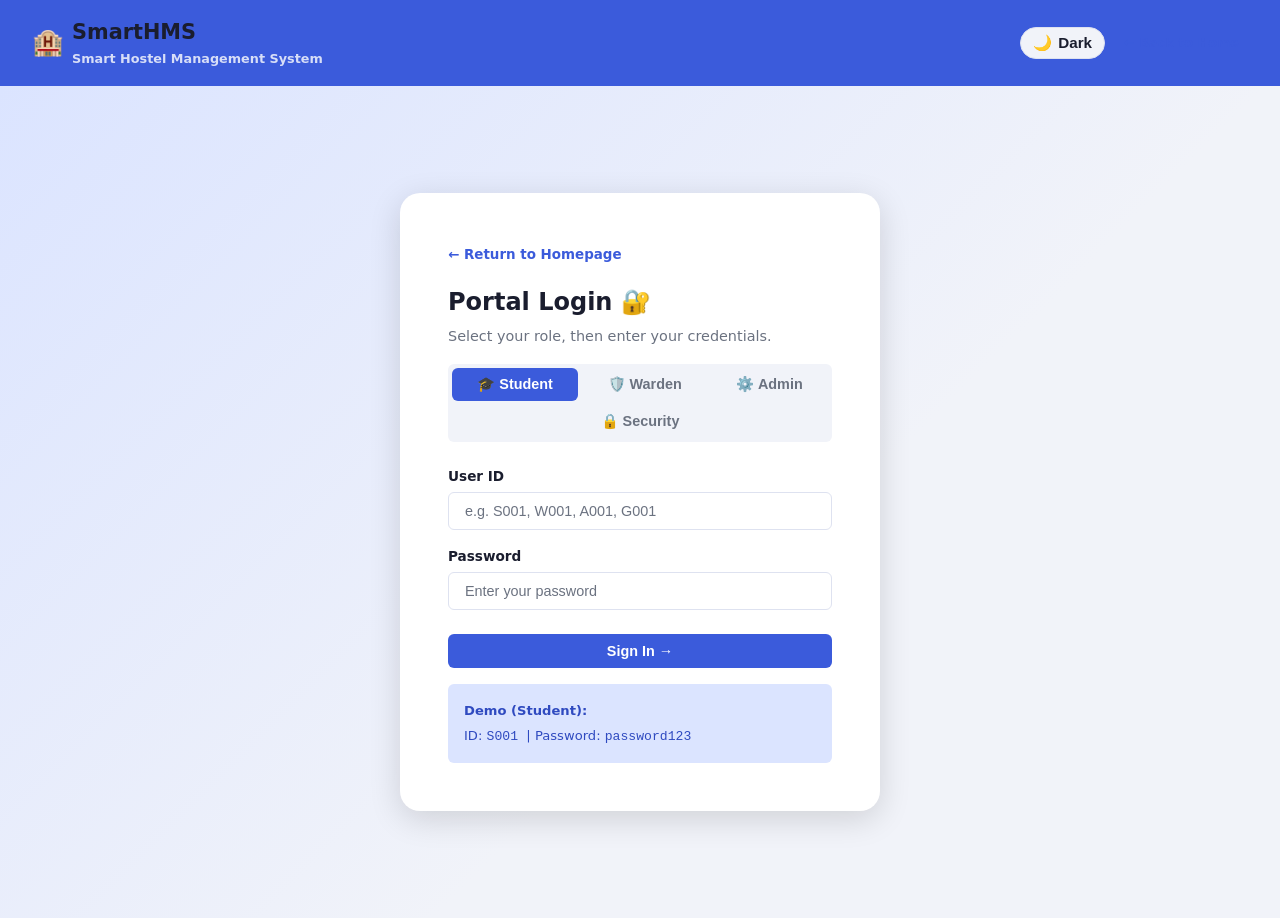
<file: student-dashboard.html>
<!DOCTYPE html>
<!--
  student-dashboard.html — Student Portal  (Sprint 1 / v2.0)
  Smart Hostel Management System

  8 Tabs:
    1. tab-room      — My Room details
    2. tab-profile   — Extended student profile, emergency contacts, doc status
    3. tab-mess      — Weekly mess menu (highlighted today)
    4. tab-gatepass  — Gate pass / leave application + history table
    5. tab-maintenance — Complaint ticket form with AI auto-categorizer
    6. tab-fees      — Fee breakdown, payment status, download receipt
    7. tab-sos       — Emergency contacts + campus helplines
    8. tab-chatbot   — In-tab rule-based AI FAQ chatbot

  Dependencies: styles.css · data.js · app.js
-->
<html lang="en">
<head>
  <meta charset="UTF-8" />
  <meta name="viewport" content="width=device-width, initial-scale=1.0" />
  <title>Student Dashboard — SmartHMS</title>
  <link rel="stylesheet" href="styles.css" />
</head>
<body>

  <div class="dashboard-shell">

    <!-- ── SIDEBAR ──────────────────────────────────────────── -->
    <aside class="sidebar">
      <div class="sidebar-header">
        <div class="brand"><span class="brand-icon">🏨</span> SmartHMS</div>
        <div class="user-label">🎓 Student Portal</div>
        <!-- Filled by StudentModule.init() -->
        <div class="user-name" id="sidebarUserName">—</div>
      </div>

      <nav class="sidebar-nav">
        <div class="tab-nav" style="flex-direction:column;border:none;gap:0;">
          <button class="tab-btn" data-tab="tab-room">
            <span class="nav-icon">🏠</span> My Room
          </button>
          <button class="tab-btn" data-tab="tab-profile">
            <span class="nav-icon">👤</span> My Profile
          </button>
          <button class="tab-btn" data-tab="tab-mess">
            <span class="nav-icon">🍽️</span> Mess Menu
          </button>
          <button class="tab-btn" data-tab="tab-gatepass">
            <span class="nav-icon">🚪</span> Gate Pass / Leave
          </button>
          <button class="tab-btn" data-tab="tab-maintenance">
            <span class="nav-icon">🔧</span> Maintenance
          </button>
          <button class="tab-btn" data-tab="tab-fees">
            <span class="nav-icon">💰</span> My Fees
          </button>
          <button class="tab-btn" data-tab="tab-sos">
            <span class="nav-icon">🆘</span> SOS
          </button>
          <button class="tab-btn" data-tab="tab-feedback">
            <span class="nav-icon">⭐</span> Feedback
          </button>
          <button class="tab-btn" data-tab="tab-chatbot">
            <span class="nav-icon">🤖</span> AI Assistant
          </button>
        </div>
      </nav>

      <div class="sidebar-footer">
        <button class="btn-logout" id="logoutBtn">⏻ Logout</button>
      </div>
    </aside>

    <!-- ── MAIN CONTENT ─────────────────────────────────────── -->
    <main class="main-content">

      <!-- ── TOP UTILITY & EMERGENCY BAR ── -->
      <div class="top-util-bar">
        <div class="top-util-left">
          <button type="button" class="mobile-menu-btn" id="mobileMenuBtn" aria-label="Toggle Navigation">☰ Menu</button>
          <span style="font-size:0.85rem;color:var(--clr-muted);">Hostel: <strong>Sunrise Residence</strong></span>
        </div>
        <div class="top-util-right">
          <button type="button" class="btn-sos-top" id="sosEmergencyTriggerBtn" title="Instant Emergency SOS Broadcast">
            🚨 SOS EMERGENCY
          </button>
          <button type="button" class="theme-toggle-btn" id="themeToggleBtn" title="Toggle Light / Dark Mode">
            🌙 <span class="theme-label">Dark</span>
          </button>
        </div>
      </div>

      <!-- ══════════════════════════════════ TAB 1 — MY ROOM ══ -->
      <section id="tab-room" class="tab-panel">
        <div class="page-header">
          <h2>🏠 My Room</h2>
          <p>Your current room allocation and facilities at a glance.</p>
        </div>

        <!-- Official Notice Board for Students -->
        <div id="studentNoticesContainer" style="margin-bottom:var(--sp-lg);"></div>

        <!-- StudentModule._renderRoom() injects cards here -->
        <div id="roomInfoContainer"></div>
      </section>

      <!-- ══════════════════════════════════ TAB 2 — PROFILE ══ -->
      <section id="tab-profile" class="tab-panel">
        <div class="page-header">
          <h2>👤 My Profile</h2>
          <p>Your personal details, emergency contacts, document status, and room history.</p>
        </div>
        <!-- StudentModule._renderProfile() injects here -->
        <div id="profileContainer"></div>
      </section>

      <!-- ══════════════════════════════════ TAB 3 — MESS MENU ══ -->
      <section id="tab-mess" class="tab-panel">
        <div class="page-header">
          <h2>🍽️ Weekly Mess Menu</h2>
          <p>Mess timings: Breakfast 7–9 AM &nbsp;·&nbsp; Lunch 12–2 PM &nbsp;·&nbsp; Dinner 7–9 PM</p>
        </div>
        <!-- StudentModule._renderMess() injects day cards here -->
        <div id="messMenuContainer"></div>
      </section>

      <!-- ══════════════════════════════════ TAB 4 — GATE PASS ══ -->
      <section id="tab-gatepass" class="tab-panel">
        <div class="page-header">
          <h2>🚪 Gate Pass &amp; Leave</h2>
          <p>Apply for an outpass or overnight leave. Warden approval required before exit.</p>
        </div>

        <!-- Gate Pass Application Form -->
        <div class="card" style="max-width:600px;margin-bottom:var(--sp-xl);">
          <h3 style="margin-bottom:var(--sp-md);">📝 Apply for Gate Pass</h3>

          <div class="form-message" id="gatePassMsg"></div>

          <form id="gatePassForm">

            <div class="form-group">
              <label for="passType">Pass Type</label>
              <select id="passType" name="passType" class="form-control" required>
                <option value="outpass">Outpass (same-day return)</option>
                <option value="overnight">Overnight Stay</option>
                <option value="leave">Leave (multiple days)</option>
              </select>
            </div>

            <div class="form-group">
              <label for="destination">Destination / Purpose</label>
              <input type="text" id="destination" name="destination" class="form-control"
                     placeholder="e.g. City market, Home (Jaipur), Hospital" required />
            </div>

            <div class="form-group">
              <label for="fromDateTime">Departure Date &amp; Time</label>
              <input type="datetime-local" id="fromDateTime" name="fromDateTime" class="form-control" required />
            </div>

            <div class="form-group">
              <label for="toDateTime">Expected Return Date &amp; Time</label>
              <input type="datetime-local" id="toDateTime" name="toDateTime" class="form-control" required />
            </div>

            <div class="form-group">
              <label for="passReason">Reason (optional)</label>
              <textarea id="passReason" name="passReason" class="form-control" rows="2"
                        placeholder="Additional details..."></textarea>
            </div>

            <div class="card" style="background:#eff6ff;border-color:#bfdbfe;font-size:0.85rem;margin-bottom:var(--sp-md);">
              📌 Gate passes must be approved by your warden before exit.
              The security guard will scan your QR code at the gate.
            </div>

            <button type="submit" class="btn btn-primary">Submit Gate Pass Request →</button>
          </form>
        </div>

        <!-- My Gate Pass History -->
        <h3 style="margin-bottom:var(--sp-md);">📋 My Gate Pass History</h3>
        <!-- StudentModule._renderGatePassList() injects here -->
        <div id="myGatePassList"></div>

      </section><!-- /#tab-gatepass -->

      <!-- ══════════════════════════════════ TAB 5 — MAINTENANCE ══ -->
      <section id="tab-maintenance" class="tab-panel">
        <div class="page-header">
          <h2>🔧 Maintenance Requests</h2>
          <p>Raise a ticket for any room or hostel issue. Our AI will auto-categorize it.</p>
        </div>

        <!-- Ticket Form -->
        <div class="card" style="max-width:600px;margin-bottom:var(--sp-xl);">
          <h3 style="margin-bottom:var(--sp-md);">🛠️ New Maintenance Ticket</h3>

          <div class="form-message" id="ticketMsg"></div>

          <form id="ticketForm">

            <div class="form-group">
              <label for="ticketTitle">Issue Title</label>
              <input type="text" id="ticketTitle" name="ticketTitle" class="form-control"
                     placeholder="e.g. Fan not working, Water leakage" required />
            </div>

            <div class="form-group">
              <label for="ticketDesc">Description</label>
              <textarea id="ticketDesc" name="ticketDesc" class="form-control" rows="4"
                        placeholder="Describe the issue in detail — the more detail, the better our AI can categorize it."
                        required></textarea>
            </div>

            <!-- Image Upload with Live Preview -->
            <div class="form-group">
              <label for="ticketImage">📸 Attach Photo (Optional)</label>
              <input type="file" id="ticketImage" name="ticketImage" class="form-control" accept="image/*" />
              <div id="ticketImagePreviewWrap" style="display:none;margin-top:var(--sp-sm);position:relative;">
                <img id="ticketImagePreview" src="" alt="Preview" class="ticket-image-preview-img" />
                <button type="button" id="ticketImageRemoveBtn" class="ticket-image-remove-btn" title="Remove photo">✕</button>
              </div>
            </div>

            <!--
              AI PREVIEW BOX
              Appears after the student types 5+ characters.
              Shows real-time AI category + priority prediction.
            -->
            <div id="aiPreviewBox" style="display:none;"
                 class="card" style="background:#f0fdf4;border-color:#86efac;font-size:0.88rem;margin-bottom:var(--sp-md);">
            </div>

            <button type="submit" class="btn btn-primary">Submit Ticket →</button>
          </form>
        </div>

        <!-- My Tickets -->
        <h3 style="margin-bottom:var(--sp-md);">📋 My Tickets</h3>
        <!-- StudentModule._renderMyTickets() injects here -->
        <div id="myTicketsList"></div>

      </section><!-- /#tab-maintenance -->

      <!-- ══════════════════════════════════ TAB 6 — FEES ══ -->
      <section id="tab-fees" class="tab-panel">
        <div class="page-header">
          <h2>💰 My Fees</h2>
          <p>Hostel and mess fee breakdown for the current semester.</p>
        </div>
        <!-- StudentModule._renderFees() injects here -->
        <div id="feesContainer"></div>
      </section>

      <!-- ══════════════════════════════════ TAB 7 — SOS ══ -->
      <section id="tab-sos" class="tab-panel">
        <div class="page-header">
          <h2>🆘 Emergency SOS</h2>
          <p>Quick access to all emergency contacts. In life-threatening situations call 108 or 100 immediately.</p>
        </div>
        <!-- StudentModule._renderSOS() injects here -->
        <div id="sosContainer"></div>
      </section>

      <!-- ══════════════════════════════════ TAB 8 — CHATBOT ══ -->
      <section id="tab-chatbot" class="tab-panel">
        <div class="page-header">
          <h2>🤖 AI Hostel Assistant</h2>
          <p>Ask questions about hostel rules, mess timings, leave policy, and more.</p>
        </div>

        <div class="card" style="max-width:620px;">

          <!-- Chat history window -->
          <div id="chatHistory" style="
            height:320px; overflow-y:auto; display:flex; flex-direction:column;
            gap:var(--sp-sm); padding:var(--sp-md); background:#f8fafc;
            border-radius:8px; margin-bottom:var(--sp-md); border:1px solid var(--clr-border);">
            <div class="chat-msg chat-bot">
              Hello! 👋 I'm your SmartHMS AI assistant.
              Ask me about curfew, mess menu, leave rules, fees, or anything hostel-related!
            </div>
          </div>

          <!-- Chat input form — wired by ChatbotModule.init() -->
          <form id="chatForm" style="display:flex; gap:var(--sp-sm);">
            <input type="text" id="chatInput" class="form-control"
                   placeholder="Type your question…" autocomplete="off" />
            <button type="submit" class="btn btn-primary">Send</button>
          </form>
        </div>
      </section>

      <!-- ══════════════════════════════════ TAB 9 — FEEDBACK ══ -->
      <section id="tab-feedback" class="tab-panel">
        <div class="page-header">
          <h2>⭐ Student Feedback &amp; AI Sentiment</h2>
          <p>Share your hostel experience. Our AI categorizes and analyzes sentiment in real time.</p>
        </div>

        <div class="card" style="max-width:620px;margin-bottom:var(--sp-xl);">
          <h3 style="margin-bottom:var(--sp-md);">✍️ Submit Feedback</h3>
          <div class="form-message" id="feedbackMsg"></div>

          <form id="feedbackForm">
            <div class="form-group">
              <label for="fbCategory">Category</label>
              <select id="fbCategory" name="fbCategory" class="form-control" required>
                <option value="Mess & Food">🍽️ Mess &amp; Food Quality</option>
                <option value="Room & Cleaning">🧹 Room &amp; Washroom Cleanliness</option>
                <option value="Wi-Fi & Internet">📶 Wi-Fi &amp; Internet Connectivity</option>
                <option value="Security & Facilities">🔒 Security &amp; Common Facilities</option>
                <option value="Administration">🛡️ Warden &amp; Administration Support</option>
                <option value="General">💡 General Feedback / Suggestion</option>
              </select>
            </div>

            <div class="form-group">
              <label for="fbRating">Experience Rating</label>
              <select id="fbRating" name="fbRating" class="form-control" required>
                <option value="5">⭐⭐⭐⭐⭐ Excellent (5/5)</option>
                <option value="4" selected>⭐⭐⭐⭐ Good (4/5)</option>
                <option value="3">⭐⭐⭐ Average (3/5)</option>
                <option value="2">⭐⭐ Needs Improvement (2/5)</option>
                <option value="1">⭐ Poor / Critical (1/5)</option>
              </select>
            </div>

            <div class="form-group">
              <label for="fbMessage">Your Comments / Details</label>
              <textarea id="fbMessage" name="fbMessage" class="form-control" rows="4"
                        placeholder="Share specific details about what was good or what needs fixing..." required></textarea>
            </div>

            <!-- Live Sentiment Preview Box -->
            <div id="sentimentLivePreview" style="display:none;margin-bottom:var(--sp-md);" class="card"></div>

            <button type="submit" class="btn btn-primary">Submit Feedback →</button>
          </form>
        </div>

        <!-- My Past Feedback List -->
        <h3 style="margin-bottom:var(--sp-md);">📋 My Feedback History</h3>
        <div id="myFeedbackList"></div>
      </section>

    </main>
  </div>

  <!-- Floating AI widget is injected by AIAssistantModule.init() -->

  <script src="data.js"></script>
  <script src="app.js"></script>

  <!-- ── EMERGENCY INCIDENT MODAL ── -->
  <div id="sosIncidentModal" class="modal-backdrop" style="display:none;">
    <div class="modal-card" style="border-top:5px solid var(--clr-danger);">
      <button type="button" class="modal-close-btn" id="closeSosModalBtn">✕</button>
      <div style="display:flex;align-items:center;gap:12px;margin-bottom:var(--sp-md);">
        <span style="font-size:2rem;">🚨</span>
        <div>
          <h3 style="color:var(--clr-danger);margin:0;">Emergency Assistance Dispatch</h3>
          <p style="font-size:0.82rem;color:var(--clr-muted);margin:0;">Immediate high-priority alert broadcast to Warden &amp; Security</p>
        </div>
      </div>

      <form id="sosIncidentForm">
        <div class="form-group">
          <label for="sosType">Emergency Category <span style="color:var(--clr-danger);">*</span></label>
          <select id="sosType" class="form-control" required>
            <option value="Medical Emergency">🏥 Medical Emergency (Ambulance / Doctor)</option>
            <option value="Fire / Smoke Hazard">🔥 Fire or Electrical Smoke Hazard</option>
            <option value="Physical Threat / Harassment">⚠️ Physical Threat / Anti-Ragging Alert</option>
            <option value="Structural / Severe Hazard">⚡ Structural or Severe Room Hazard</option>
            <option value="Other Urgent Crisis">🆘 Other Urgent Crisis</option>
          </select>
        </div>

        <div class="form-group">
          <label for="sosDetails">Incident Details &amp; Exact Location (Optional)</label>
          <textarea id="sosDetails" class="form-control" rows="3"
                    placeholder="Briefly state what happened or specific instructions for first responders..."></textarea>
        </div>

        <div class="card" style="background:#fff1f2;border-color:#fecdd3;font-size:0.85rem;margin-bottom:var(--sp-md);">
          <strong>⚠️ Immediate Action:</strong> For life-threatening situations, also call:
          <div style="margin-top:4px;">
            📞 Ambulance: <strong>108</strong> · Police: <strong>100</strong> · Campus Medical: <strong>+91-11000-00001</strong>
          </div>
        </div>

        <button type="submit" class="btn btn-primary btn-block" style="background:#dc2626;font-size:1rem;padding:12px;font-weight:700;">
          🚨 BROADCAST EMERGENCY ALERT NOW →
        </button>
      </form>
    </div>
  </div>

  <!-- ── DIGITAL QR GATE PASS MODAL ── -->
  <div id="gatePassModal" class="modal-backdrop" style="display:none;">
    <div class="modal-card" style="max-width:480px;">
      <button type="button" class="modal-close-btn" id="closeGatePassModalBtn">✕</button>
      <div id="gatePassModalBody"></div>
    </div>
  </div>

</body>
</html>
</file>
<file: styles.css>
/* ============================================================
   styles.css — Smart Hostel Management System
   Shared design system used by ALL three HTML pages.
   ============================================================

   TABLE OF CONTENTS
   1. CSS Custom Properties (Design Tokens)
   2. Reset & Base Styles
   3. Typography
   4. Layout Helpers
   5. Navbar / Header
   6. Login Page
   7. Dashboard Shell (Sidebar + Content)
   8. Tab Navigation
   9. Card Component
  10. Status Badges
  11. Tables
  12. Forms
  13. Buttons
  14. Room Grid (Admin)
  15. KPI Stats Row (Admin)
  16. Chatbot Widget
  17. Mess Menu Grid
  18. Responsive (Mobile)
   ============================================================ */


/* ──────────────────────────────────────────────────────────
   1. CSS CUSTOM PROPERTIES (Design Tokens)
   These variables let us change the whole colour palette or
   spacing scale from one place instead of hunting everywhere.
   ────────────────────────────────────────────────────────── */
:root {
  /* Brand colours */
  --clr-primary:       #3b5bdb;   /* Indigo – used for buttons, links, accents */
  --clr-primary-dark:  #2f4ac0;   /* Darker shade for hover states             */
  --clr-primary-light: #dbe4ff;   /* Very light tint for backgrounds            */
  --clr-secondary:     #0ca678;   /* Teal – used for student accent             */
  --clr-admin:         #e67700;   /* Amber – used for warden/admin accent       */

  /* Neutrals */
  --clr-bg:      #f1f3f9;   /* Page background                 */
  --clr-surface: #ffffff;   /* Card / panel background         */
  --clr-border:  #dee2f0;   /* Dividers, input borders         */
  --clr-text:    #1a1d2e;   /* Primary text                    */
  --clr-muted:   #6b7280;   /* Secondary / placeholder text    */

  /* Status colours */
  --clr-success:  #2f9e44;
  --clr-warning:  #e67700;
  --clr-danger:   #c92a2a;
  --clr-info:     #1971c2;

  /* Badge backgrounds (light tint versions) */
  --badge-pending-bg:     #fff3bf;
  --badge-pending-text:   #7c5700;
  --badge-approved-bg:    #d3f9d8;
  --badge-approved-text:  #1b5e20;
  --badge-rejected-bg:    #ffe3e3;
  --badge-rejected-text:  #b71c1c;
  --badge-resolved-bg:    #d0ebff;
  --badge-resolved-text:  #1565c0;
  --badge-inprogress-bg:  #fff0e0;
  --badge-inprogress-text:#7c3a00;
  --badge-occupied-bg:    #d3f9d8;
  --badge-occupied-text:  #1b5e20;
  --badge-vacant-bg:      #f0f0f0;
  --badge-vacant-text:    #444;
  --badge-maintenance-bg: #ffe3e3;
  --badge-maintenance-text:#b71c1c;

  /* Spacing scale */
  --sp-xs:  4px;
  --sp-sm:  8px;
  --sp-md:  16px;
  --sp-lg:  24px;
  --sp-xl:  32px;
  --sp-2xl: 48px;

  /* Shape */
  --radius-sm: 6px;
  --radius-md: 12px;
  --radius-lg: 20px;

  /* Shadow */
  --shadow-sm: 0 1px 3px rgba(0,0,0,.08);
  --shadow-md: 0 4px 16px rgba(0,0,0,.10);
  --shadow-lg: 0 8px 32px rgba(0,0,0,.14);

  /* Sidebar width */
  --sidebar-w: 240px;

  /* Transition */
  --transition: 0.2s ease;
}


/* ──────────────────────────────────────────────────────────
   2. RESET & BASE STYLES
   Remove browser default margins/paddings; use border-box
   sizing so padding is included in element width/height.
   ────────────────────────────────────────────────────────── */
*, *::before, *::after {
  box-sizing: border-box;
  margin: 0;
  padding: 0;
}

html {
  scroll-behavior: smooth;
}

body {
  font-family: 'Segoe UI', system-ui, -apple-system, sans-serif;
  background-color: var(--clr-bg);
  color: var(--clr-text);
  line-height: 1.6;
  min-height: 100vh;
}

a {
  color: var(--clr-primary);
  text-decoration: none;
}
a:hover { text-decoration: underline; }

img { max-width: 100%; display: block; }

ul, ol { list-style: none; }


/* ──────────────────────────────────────────────────────────
   3. TYPOGRAPHY
   ────────────────────────────────────────────────────────── */
h1 { font-size: 2rem;   font-weight: 700; line-height: 1.2; }
h2 { font-size: 1.5rem; font-weight: 700; }
h3 { font-size: 1.2rem; font-weight: 600; }
h4 { font-size: 1rem;   font-weight: 600; }

p  { color: var(--clr-muted); }

.text-muted  { color: var(--clr-muted); }
.text-center { text-align: center; }
.fw-bold     { font-weight: 700; }
.fs-sm       { font-size: 0.85rem; }


/* ──────────────────────────────────────────────────────────
   4. LAYOUT HELPERS
   ────────────────────────────────────────────────────────── */
.flex        { display: flex; }
.flex-col    { flex-direction: column; }
.items-center{ align-items: center; }
.justify-between { justify-content: space-between; }
.gap-sm      { gap: var(--sp-sm); }
.gap-md      { gap: var(--sp-md); }
.gap-lg      { gap: var(--sp-lg); }
.mt-sm       { margin-top: var(--sp-sm); }
.mt-md       { margin-top: var(--sp-md); }
.mt-lg       { margin-top: var(--sp-lg); }
.mb-md       { margin-bottom: var(--sp-md); }
.p-md        { padding: var(--sp-md); }


/* ──────────────────────────────────────────────────────────
   5. NAVBAR / HEADER (Landing Page)
   ────────────────────────────────────────────────────────── */
.navbar {
  background: var(--clr-primary);
  color: #fff;
  padding: var(--sp-md) var(--sp-xl);
  display: flex;
  align-items: center;
  justify-content: space-between;
  box-shadow: var(--shadow-md);
}
.navbar-brand {
  display: flex;
  align-items: center;
  gap: var(--sp-sm);
  font-size: 1.3rem;
  font-weight: 700;
  color: #fff;
}
.navbar-brand .brand-icon { font-size: 1.6rem; }
.navbar-tagline { font-size: 0.8rem; opacity: 0.8; }


/* ──────────────────────────────────────────────────────────
   6. LOGIN PAGE
   ────────────────────────────────────────────────────────── */

/* Hero section behind the login card */
.login-hero {
  min-height: calc(100vh - 68px);
  display: flex;
  align-items: center;
  justify-content: center;
  padding: var(--sp-xl) var(--sp-md);
  /* Subtle gradient background */
  background: linear-gradient(135deg, var(--clr-primary-light) 0%, var(--clr-bg) 60%);
}

/* The white card that contains the login form */
.login-card {
  background: var(--clr-surface);
  border-radius: var(--radius-lg);
  box-shadow: var(--shadow-lg);
  padding: var(--sp-2xl);
  width: 100%;
  max-width: 440px;
}

.login-card h2 {
  margin-bottom: var(--sp-xs);
  color: var(--clr-text);
}
.login-card p {
  margin-bottom: var(--sp-lg);
  font-size: 0.9rem;
}

/* Role-switcher tabs (Student / Warden) */
.role-tabs {
  display: flex;
  background: var(--clr-bg);
  border-radius: var(--radius-sm);
  padding: 4px;
  margin-bottom: var(--sp-lg);
  gap: 4px;
}
.role-tab {
  flex: 1;
  padding: var(--sp-sm) var(--sp-md);
  border: none;
  border-radius: var(--radius-sm);
  background: transparent;
  cursor: pointer;
  font-size: 0.9rem;
  font-weight: 600;
  color: var(--clr-muted);
  transition: background var(--transition), color var(--transition);
}
.role-tab.active {
  background: var(--clr-primary);
  color: #fff;
}
.role-tab:hover:not(.active) {
  background: var(--clr-border);
}

/* Error message shown when login fails */
.login-error {
  background: var(--badge-rejected-bg);
  color: var(--badge-rejected-text);
  border-radius: var(--radius-sm);
  padding: var(--sp-sm) var(--sp-md);
  font-size: 0.88rem;
  margin-bottom: var(--sp-md);
  display: none;   /* Hidden by default; app.js shows it on error */
}
.login-error.visible { display: block; }

/* Demo credentials hint panel */
.demo-hint {
  margin-top: var(--sp-lg);
  padding: var(--sp-md);
  background: var(--clr-primary-light);
  border-radius: var(--radius-sm);
  font-size: 0.82rem;
  color: var(--clr-primary-dark);
}
.demo-hint strong { display: block; margin-bottom: var(--sp-xs); }


/* ──────────────────────────────────────────────────────────
   7. DASHBOARD SHELL (Sidebar + Content)
   The dashboard pages use a two-column layout:
     Left:  fixed sidebar (navigation links)
     Right: scrollable main content area
   ────────────────────────────────────────────────────────── */
.dashboard-shell {
  display: flex;
  min-height: 100vh;
}

/* ── Sidebar ── */
.sidebar {
  width: var(--sidebar-w);
  background: var(--clr-primary);
  color: #fff;
  display: flex;
  flex-direction: column;
  flex-shrink: 0;       /* Never allow sidebar to shrink smaller than --sidebar-w */
  position: sticky;
  top: 0;
  height: 100vh;
  overflow-y: auto;
}

.sidebar-header {
  padding: var(--sp-lg) var(--sp-md);
  border-bottom: 1px solid rgba(255,255,255,.15);
}
.sidebar-header .brand { font-size: 1.1rem; font-weight: 700; }
.sidebar-header .brand-icon { font-size: 1.4rem; margin-right: var(--sp-xs); }
.sidebar-header .user-label {
  font-size: 0.8rem;
  opacity: 0.75;
  margin-top: var(--sp-xs);
}
.sidebar-header .user-name {
  font-size: 0.95rem;
  font-weight: 600;
  margin-top: 2px;
}

/* Navigation links inside sidebar */
.sidebar-nav { flex: 1; padding: var(--sp-md) 0; }
.sidebar-nav a {
  display: flex;
  align-items: center;
  gap: var(--sp-sm);
  padding: 10px var(--sp-md);
  color: rgba(255,255,255,.82);
  font-size: 0.92rem;
  font-weight: 500;
  border-radius: 0;
  transition: background var(--transition), color var(--transition);
  cursor: pointer;
  text-decoration: none;
}
.sidebar-nav a:hover,
.sidebar-nav a.active {
  background: rgba(255,255,255,.15);
  color: #fff;
}
.sidebar-nav a .nav-icon { font-size: 1.1rem; width: 22px; text-align: center; }

/* Logout button at the bottom of sidebar */
.sidebar-footer {
  padding: var(--sp-md);
  border-top: 1px solid rgba(255,255,255,.15);
}
.btn-logout {
  width: 100%;
  padding: var(--sp-sm) var(--sp-md);
  background: rgba(255,255,255,.15);
  color: #fff;
  border: 1px solid rgba(255,255,255,.3);
  border-radius: var(--radius-sm);
  cursor: pointer;
  font-size: 0.9rem;
  font-weight: 600;
  transition: background var(--transition);
}
.btn-logout:hover { background: rgba(255,255,255,.25); }

/* ── Main Content Area ── */
.main-content {
  flex: 1;          /* Take up all remaining horizontal space */
  padding: var(--sp-xl);
  overflow-y: auto;
  max-width: 1100px;
}

/* Page section headers */
.page-header {
  margin-bottom: var(--sp-lg);
}
.page-header h2 { margin-bottom: var(--sp-xs); }
.page-header p  { font-size: 0.9rem; }


/* ──────────────────────────────────────────────────────────
   8. TAB NAVIGATION (within a dashboard section)
   ────────────────────────────────────────────────────────── */
.tab-nav {
  display: flex;
  gap: 2px;
  border-bottom: 2px solid var(--clr-border);
  margin-bottom: var(--sp-lg);
  overflow-x: auto;   /* Scroll horizontally on very small screens */
}
.tab-btn {
  padding: var(--sp-sm) var(--sp-md);
  border: none;
  background: transparent;
  color: var(--clr-muted);
  font-size: 0.9rem;
  font-weight: 600;
  cursor: pointer;
  border-bottom: 3px solid transparent;
  margin-bottom: -2px;  /* Overlap the tab-nav border */
  white-space: nowrap;
  transition: color var(--transition), border-color var(--transition);
}
.tab-btn:hover { color: var(--clr-primary); }
.tab-btn.active {
  color: var(--clr-primary);
  border-bottom-color: var(--clr-primary);
}

/* Each tab panel — only the active one is visible */
.tab-panel { display: none; }
.tab-panel.active { display: block; }


/* ──────────────────────────────────────────────────────────
   9. CARD COMPONENT
   ────────────────────────────────────────────────────────── */
.card {
  background: var(--clr-surface);
  border-radius: var(--radius-md);
  box-shadow: var(--shadow-sm);
  padding: var(--sp-lg);
  border: 1px solid var(--clr-border);
  transition: box-shadow var(--transition), transform var(--transition);
}
.card:hover {
  box-shadow: var(--shadow-md);
  transform: translateY(-2px);
}

.card-title {
  font-size: 0.78rem;
  font-weight: 700;
  text-transform: uppercase;
  letter-spacing: .06em;
  color: var(--clr-muted);
  margin-bottom: var(--sp-sm);
}
.card-value {
  font-size: 2rem;
  font-weight: 800;
  color: var(--clr-text);
  line-height: 1;
}
.card-subtitle { font-size: 0.82rem; color: var(--clr-muted); margin-top: var(--sp-xs); }

/* Grid of cards */
.cards-grid {
  display: grid;
  grid-template-columns: repeat(auto-fill, minmax(200px, 1fr));
  gap: var(--sp-md);
  margin-bottom: var(--sp-lg);
}

/* Info card (key-value pairs inside a card) */
.info-list { list-style: none; }
.info-list li {
  display: flex;
  justify-content: space-between;
  align-items: center;
  padding: var(--sp-sm) 0;
  border-bottom: 1px solid var(--clr-border);
  font-size: 0.9rem;
}
.info-list li:last-child { border-bottom: none; }
.info-list .label { color: var(--clr-muted); font-weight: 500; }
.info-list .value { font-weight: 600; }


/* ──────────────────────────────────────────────────────────
   10. STATUS BADGES
   Use these classes to show the state of a ticket / leave /
   room in a visually distinct coloured pill.
   ────────────────────────────────────────────────────────── */
.badge {
  display: inline-block;
  padding: 2px 10px;
  border-radius: 999px;   /* Pill shape */
  font-size: 0.75rem;
  font-weight: 700;
  letter-spacing: .04em;
  text-transform: uppercase;
}
.badge-pending    { background: var(--badge-pending-bg);     color: var(--badge-pending-text);    }
.badge-approved   { background: var(--badge-approved-bg);    color: var(--badge-approved-text);   }
.badge-rejected   { background: var(--badge-rejected-bg);    color: var(--badge-rejected-text);   }
.badge-resolved   { background: var(--badge-resolved-bg);    color: var(--badge-resolved-text);   }
.badge-inprogress { background: var(--badge-inprogress-bg);  color: var(--badge-inprogress-text); }
.badge-occupied   { background: var(--badge-occupied-bg);    color: var(--badge-occupied-text);   }
.badge-vacant     { background: var(--badge-vacant-bg);      color: var(--badge-vacant-text);     }
.badge-maintenance{ background: var(--badge-maintenance-bg); color: var(--badge-maintenance-text);}
.badge-high       { background: #ffe3e3; color: #c92a2a; }
.badge-medium     { background: #fff3bf; color: #7c5700; }
.badge-low        { background: #d3f9d8; color: #1b5e20; }


/* ──────────────────────────────────────────────────────────
   11. TABLES
   ────────────────────────────────────────────────────────── */
.table-wrapper {
  overflow-x: auto;             /* Horizontal scroll on small screens */
  border-radius: var(--radius-md);
  box-shadow: var(--shadow-sm);
  border: 1px solid var(--clr-border);
}
table {
  width: 100%;
  border-collapse: collapse;
  background: var(--clr-surface);
  font-size: 0.9rem;
}
thead th {
  background: var(--clr-bg);
  padding: var(--sp-sm) var(--sp-md);
  text-align: left;
  font-size: 0.78rem;
  text-transform: uppercase;
  letter-spacing: .06em;
  color: var(--clr-muted);
  font-weight: 700;
  border-bottom: 1px solid var(--clr-border);
}
tbody td {
  padding: var(--sp-md);
  border-bottom: 1px solid var(--clr-border);
  vertical-align: middle;
}
tbody tr:last-child td { border-bottom: none; }
tbody tr:hover { background: var(--clr-bg); }

/* Empty state shown when there is no data in a table */
.empty-state {
  text-align: center;
  padding: var(--sp-2xl) var(--sp-md);
  color: var(--clr-muted);
}
.empty-state .empty-icon { font-size: 3rem; margin-bottom: var(--sp-sm); }


/* ──────────────────────────────────────────────────────────
   12. FORMS
   ────────────────────────────────────────────────────────── */
.form-group {
  margin-bottom: var(--sp-md);
}
.form-group label {
  display: block;
  font-size: 0.85rem;
  font-weight: 600;
  color: var(--clr-text);
  margin-bottom: var(--sp-xs);
}
.form-control {
  width: 100%;
  padding: 10px var(--sp-md);
  border: 1.5px solid var(--clr-border);
  border-radius: var(--radius-sm);
  font-size: 0.9rem;
  color: var(--clr-text);
  background: var(--clr-surface);
  transition: border-color var(--transition), box-shadow var(--transition);
  outline: none;
}
.form-control:focus {
  border-color: var(--clr-primary);
  box-shadow: 0 0 0 3px rgba(59,91,219,.15);
}
.form-control::placeholder { color: var(--clr-muted); }
textarea.form-control { resize: vertical; min-height: 90px; }
select.form-control  { appearance: auto; }

/* Two-column form grid */
.form-grid {
  display: grid;
  grid-template-columns: 1fr 1fr;
  gap: var(--sp-md);
}

/* Success / error banner shown after form submission */
.form-message {
  padding: var(--sp-sm) var(--sp-md);
  border-radius: var(--radius-sm);
  font-size: 0.88rem;
  font-weight: 600;
  margin-bottom: var(--sp-md);
  display: none;
}
.form-message.success {
  background: var(--badge-approved-bg);
  color: var(--badge-approved-text);
  display: block;
}
.form-message.error {
  background: var(--badge-rejected-bg);
  color: var(--badge-rejected-text);
  display: block;
}


/* ──────────────────────────────────────────────────────────
   13. BUTTONS
   ────────────────────────────────────────────────────────── */
.btn {
  display: inline-flex;
  align-items: center;
  gap: var(--sp-xs);
  padding: 9px var(--sp-md);
  border: none;
  border-radius: var(--radius-sm);
  font-size: 0.9rem;
  font-weight: 600;
  cursor: pointer;
  transition: background var(--transition), transform var(--transition), box-shadow var(--transition);
}
.btn:active { transform: scale(0.97); }

/* Primary button — blue */
.btn-primary {
  background: var(--clr-primary);
  color: #fff;
}
.btn-primary:hover { background: var(--clr-primary-dark); box-shadow: var(--shadow-sm); }

/* Success button — green */
.btn-success {
  background: var(--clr-success);
  color: #fff;
}
.btn-success:hover { filter: brightness(0.9); }

/* Danger button — red */
.btn-danger {
  background: var(--clr-danger);
  color: #fff;
}
.btn-danger:hover { filter: brightness(0.9); }

/* Secondary / outline button */
.btn-outline {
  background: transparent;
  color: var(--clr-primary);
  border: 1.5px solid var(--clr-primary);
}
.btn-outline:hover { background: var(--clr-primary-light); }

/* Small button variant */
.btn-sm {
  padding: 5px var(--sp-sm);
  font-size: 0.8rem;
}

/* Full-width button */
.btn-block { width: 100%; justify-content: center; }


/* ──────────────────────────────────────────────────────────
   14. ROOM GRID (Admin Dashboard)
   Each cell represents one room. Colour shows occupancy status.
   ────────────────────────────────────────────────────────── */
.room-grid {
  display: grid;
  grid-template-columns: repeat(auto-fill, minmax(90px, 1fr));
  gap: var(--sp-sm);
  margin-top: var(--sp-md);
}
.room-cell {
  padding: var(--sp-sm) var(--sp-xs);
  border-radius: var(--radius-sm);
  text-align: center;
  font-size: 0.82rem;
  font-weight: 700;
  cursor: default;
  transition: transform var(--transition);
  border: 2px solid transparent;
}
.room-cell:hover { transform: scale(1.06); }
.room-cell.occupied    { background: var(--badge-occupied-bg);     color: var(--badge-occupied-text);     border-color: #a3dbb0; }
.room-cell.vacant      { background: var(--badge-vacant-bg);       color: var(--badge-vacant-text);       border-color: #ccc; }
.room-cell.maintenance { background: var(--badge-maintenance-bg);  color: var(--badge-maintenance-text);  border-color: #f5a7a7; }
.room-cell .cell-label { font-size: 0.7rem; font-weight: 500; margin-top: 2px; }

/* Legend below the grid */
.room-legend {
  display: flex;
  gap: var(--sp-md);
  margin-top: var(--sp-md);
  font-size: 0.82rem;
  flex-wrap: wrap;
}
.legend-dot {
  width: 12px; height: 12px;
  border-radius: 3px;
  display: inline-block;
  margin-right: 4px;
  vertical-align: middle;
}


/* ──────────────────────────────────────────────────────────
   15. KPI STATS ROW (Admin Overview Cards)
   ────────────────────────────────────────────────────────── */
.kpi-grid {
  display: grid;
  grid-template-columns: repeat(auto-fill, minmax(160px, 1fr));
  gap: var(--sp-md);
  margin-bottom: var(--sp-xl);
}
.kpi-card {
  background: var(--clr-surface);
  border-radius: var(--radius-md);
  padding: var(--sp-lg);
  border-left: 5px solid var(--clr-primary);
  box-shadow: var(--shadow-sm);
}
.kpi-card.accent-green  { border-left-color: var(--clr-success); }
.kpi-card.accent-amber  { border-left-color: var(--clr-warning); }
.kpi-card.accent-red    { border-left-color: var(--clr-danger);  }
.kpi-card.accent-blue   { border-left-color: var(--clr-info);    }
.kpi-card .kpi-value    { font-size: 2.4rem; font-weight: 800; line-height: 1; }
.kpi-card .kpi-label    { font-size: 0.8rem; color: var(--clr-muted); margin-top: var(--sp-xs); font-weight: 600; }


/* ──────────────────────────────────────────────────────────
   16. CHATBOT WIDGET (Student Dashboard)
   ────────────────────────────────────────────────────────── */
.chatbot-wrapper {
  max-width: 600px;
}
.chat-window {
  background: var(--clr-surface);
  border: 1px solid var(--clr-border);
  border-radius: var(--radius-md) var(--radius-md) 0 0;
  height: 380px;
  overflow-y: auto;
  padding: var(--sp-md);
  display: flex;
  flex-direction: column;
  gap: var(--sp-sm);
}
.chat-message {
  max-width: 80%;
  padding: var(--sp-sm) var(--sp-md);
  border-radius: var(--radius-md);
  font-size: 0.88rem;
  line-height: 1.5;
}
/* Bot messages appear on the left */
.chat-message.bot {
  background: var(--clr-primary-light);
  color: var(--clr-primary-dark);
  align-self: flex-start;
  border-bottom-left-radius: 4px;
}
/* User messages appear on the right */
.chat-message.user {
  background: var(--clr-primary);
  color: #fff;
  align-self: flex-end;
  border-bottom-right-radius: 4px;
}
.chat-input-row {
  display: flex;
  border: 1px solid var(--clr-border);
  border-top: none;
  border-radius: 0 0 var(--radius-md) var(--radius-md);
  overflow: hidden;
}
.chat-input-row input {
  flex: 1;
  padding: var(--sp-sm) var(--sp-md);
  border: none;
  outline: none;
  font-size: 0.9rem;
  background: var(--clr-surface);
}
.chat-input-row button {
  padding: var(--sp-sm) var(--sp-md);
  background: var(--clr-primary);
  color: #fff;
  border: none;
  cursor: pointer;
  font-weight: 700;
  font-size: 0.9rem;
  transition: background var(--transition);
}
.chat-input-row button:hover { background: var(--clr-primary-dark); }

/* Quick-reply suggestion chips below the chatbot */
.quick-chips {
  display: flex;
  flex-wrap: wrap;
  gap: var(--sp-xs);
  margin-top: var(--sp-sm);
}
.chip {
  padding: 4px 12px;
  border-radius: 999px;
  border: 1.5px solid var(--clr-primary);
  background: var(--clr-primary-light);
  color: var(--clr-primary-dark);
  font-size: 0.8rem;
  font-weight: 600;
  cursor: pointer;
  transition: background var(--transition);
}
.chip:hover { background: var(--clr-primary); color: #fff; }


/* ──────────────────────────────────────────────────────────
   17. MESS MENU GRID (Student Dashboard)
   ────────────────────────────────────────────────────────── */
.mess-grid {
  display: grid;
  grid-template-columns: repeat(auto-fill, minmax(220px, 1fr));
  gap: var(--sp-md);
}
.mess-card {
  background: var(--clr-surface);
  border-radius: var(--radius-md);
  border: 1px solid var(--clr-border);
  overflow: hidden;
  box-shadow: var(--shadow-sm);
}
/* Coloured header strip showing the day name */
.mess-card-day {
  background: var(--clr-primary);
  color: #fff;
  padding: var(--sp-sm) var(--sp-md);
  font-weight: 700;
  font-size: 0.92rem;
}
/* Today's card gets an accent colour */
.mess-card.today .mess-card-day { background: var(--clr-secondary); }
.mess-card-body { padding: var(--sp-md); }
.meal-row {
  display: flex;
  flex-direction: column;
  margin-bottom: var(--sp-sm);
  font-size: 0.85rem;
}
.meal-label {
  font-weight: 700;
  font-size: 0.72rem;
  text-transform: uppercase;
  letter-spacing: .05em;
  color: var(--clr-muted);
}
.meal-value { color: var(--clr-text); }


/* ──────────────────────────────────────────────────────────
   18. RESPONSIVE (MOBILE)
   Below 768px the sidebar becomes a top horizontal strip and
   the form grids collapse to single-column.
   ────────────────────────────────────────────────────────── */
@media (max-width: 768px) {

  /* Stack sidebar above content */
  .dashboard-shell { flex-direction: column; }

  .sidebar {
    width: 100%;
    height: auto;
    position: static;
    flex-direction: row;
    flex-wrap: wrap;
    align-items: center;
  }
  .sidebar-header { flex: 1; padding: var(--sp-sm) var(--sp-md); }
  .sidebar-header .user-label { display: none; }
  .sidebar-nav {
    width: 100%;
    display: flex;
    flex-wrap: wrap;
    padding: var(--sp-xs);
    border-top: 1px solid rgba(255,255,255,.15);
  }
  .sidebar-nav a { padding: var(--sp-xs) var(--sp-sm); font-size: 0.82rem; }
  .sidebar-footer { padding: var(--sp-xs) var(--sp-md); }

  .main-content { padding: var(--sp-md); }

  /* Collapse two-column form to one */
  .form-grid { grid-template-columns: 1fr; }

  /* Stack KPI and card grids to two per row */
  .kpi-grid { grid-template-columns: 1fr 1fr; }
}

@media (max-width: 480px) {
  .login-card { padding: var(--sp-xl) var(--sp-md); }
  .kpi-grid   { grid-template-columns: 1fr; }
  .cards-grid { grid-template-columns: 1fr; }
}

/* ──────────────────────────────────────────────────────────
   19. ADMIN TOP COUNTERS BAR & INTERACTIVE CONTROLS
   ────────────────────────────────────────────────────────── */
.top-counters-bar {
  display: flex;
  gap: var(--sp-md);
  margin-bottom: var(--sp-xl);
  flex-wrap: wrap;
}
.top-counter {
  flex: 1;
  min-width: 200px;
  background: var(--clr-surface);
  border: 1px solid var(--clr-border);
  border-left: 5px solid var(--clr-primary);
  border-radius: var(--radius-md);
  padding: var(--sp-md) var(--sp-lg);
  display: flex;
  align-items: center;
  gap: var(--sp-md);
  box-shadow: var(--shadow-sm);
  transition: transform var(--transition), box-shadow var(--transition);
}
.top-counter:hover {
  transform: translateY(-2px);
  box-shadow: var(--shadow-md);
}
.top-counter.accent-green { border-left-color: var(--clr-success); }
.top-counter.accent-red   { border-left-color: var(--clr-danger); }
.tc-icon {
  font-size: 1.8rem;
  background: var(--clr-bg);
  width: 46px;
  height: 46px;
  display: flex;
  align-items: center;
  justify-content: center;
  border-radius: var(--radius-sm);
  flex-shrink: 0;
}
.tc-value {
  font-size: 1.75rem;
  font-weight: 800;
  line-height: 1.1;
  color: var(--clr-text);
}
.tc-label {
  font-size: 0.78rem;
  color: var(--clr-muted);
  font-weight: 600;
  text-transform: uppercase;
  letter-spacing: 0.04em;
  margin-top: 2px;
}

/* Room cell as interactive button */
button.room-cell {
  background: none;
  font-family: inherit;
  width: 100%;
  cursor: pointer;
  outline: none;
}
button.room-cell:active {
  transform: scale(0.95);
}
.room-cell .cell-status-dot {
  width: 6px;
  height: 6px;
  border-radius: 50%;
  margin: 4px auto 0;
  background: currentColor;
  opacity: 0.6;
}

/* ──────────────────────────────────────────────────────────
   20. PUBLIC LANDING PAGE STYLES (index.html)
   ────────────────────────────────────────────────────────── */
html {
  scroll-behavior: smooth;
}
.landing-body {
  background-color: var(--clr-bg);
  color: var(--clr-text);
  line-height: 1.6;
}
.landing-container {
  max-width: 1200px;
  margin: 0 auto;
  padding: 0 var(--sp-lg);
}

/* Header & Nav */
.landing-header {
  position: sticky;
  top: 0;
  z-index: 1000;
  background: rgba(255, 255, 255, 0.95);
  backdrop-filter: blur(12px);
  -webkit-backdrop-filter: blur(12px);
  border-bottom: 1px solid var(--clr-border);
}
.nav-container {
  display: flex;
  align-items: center;
  justify-content: space-between;
  height: 72px;
}
.brand-title {
  font-size: 1.25rem;
  font-weight: 800;
  color: var(--clr-text);
  letter-spacing: -0.02em;
}
.landing-nav-links {
  display: flex;
  gap: var(--sp-lg);
  align-items: center;
}
.landing-nav-links .nav-link {
  color: var(--clr-text);
  font-weight: 600;
  font-size: 0.92rem;
  text-decoration: none;
  transition: color var(--transition);
}
.landing-nav-links .nav-link:hover {
  color: var(--clr-primary);
}
.btn-portal-login {
  display: inline-flex;
  align-items: center;
  gap: 8px;
  background: linear-gradient(135deg, var(--clr-primary), #6741d9);
  color: #fff !important;
  font-weight: 700;
  padding: 10px 22px;
  border-radius: var(--radius-sm);
  box-shadow: 0 4px 14px rgba(59, 91, 219, 0.35);
  text-decoration: none;
  transition: transform var(--transition), box-shadow var(--transition);
}
.btn-portal-login:hover {
  transform: translateY(-2px);
  box-shadow: 0 6px 20px rgba(59, 91, 219, 0.45);
}
.btn-portal-login .arrow {
  transition: transform var(--transition);
}
.btn-portal-login:hover .arrow {
  transform: translateX(3px);
}

/* Hero Section */
.hero-section {
  padding: 80px 0 60px;
  background: linear-gradient(180deg, #eef2ff 0%, #f8faff 100%);
  border-bottom: 1px solid var(--clr-border);
}
.hero-container {
  display: grid;
  grid-template-columns: 1.2fr 0.8fr;
  gap: 48px;
  align-items: center;
}
.hero-badge {
  display: inline-flex;
  align-items: center;
  gap: 8px;
  background: #dbe4ff;
  color: var(--clr-primary-dark);
  font-size: 0.82rem;
  font-weight: 700;
  padding: 6px 14px;
  border-radius: 999px;
  margin-bottom: var(--sp-md);
}
.badge-dot {
  width: 8px;
  height: 8px;
  border-radius: 50%;
  background: var(--clr-success);
  display: inline-block;
  box-shadow: 0 0 0 3px rgba(43, 138, 62, 0.2);
}
.hero-title {
  font-size: 2.8rem;
  font-weight: 800;
  line-height: 1.18;
  color: #111827;
  margin-bottom: var(--sp-md);
  letter-spacing: -0.02em;
}
.highlight-text {
  background: linear-gradient(135deg, var(--clr-primary), #6741d9);
  -webkit-background-clip: text;
  -webkit-text-fill-color: transparent;
}
.hero-subtitle {
  font-size: 1.08rem;
  line-height: 1.65;
  color: var(--clr-muted);
  margin-bottom: var(--sp-lg);
  max-width: 580px;
}
.hero-actions {
  display: flex;
  gap: var(--sp-md);
  margin-bottom: var(--sp-xl);
  flex-wrap: wrap;
}
.btn-lg {
  padding: 14px 28px;
  font-size: 1rem;
  font-weight: 700;
}
.hero-trust {
  display: flex;
  gap: var(--sp-lg);
  font-size: 0.85rem;
  font-weight: 600;
  color: var(--clr-muted);
  flex-wrap: wrap;
}

/* Hero visual preview card */
.hero-card-preview {
  background: var(--clr-surface);
  border: 1px solid var(--clr-border);
  border-radius: var(--radius-lg);
  box-shadow: 0 16px 40px rgba(0, 0, 0, 0.08);
  overflow: hidden;
}
.preview-header {
  background: #f1f3f9;
  padding: 12px 16px;
  display: flex;
  align-items: center;
  gap: 8px;
  border-bottom: 1px solid var(--clr-border);
}
.preview-dot {
  width: 10px;
  height: 10px;
  border-radius: 50%;
}
.dot-red    { background: #fa5252; }
.dot-yellow { background: #fab005; }
.dot-green  { background: #40c057; }
.preview-label {
  font-size: 0.76rem;
  color: var(--clr-muted);
  font-weight: 600;
  margin-left: auto;
}
.preview-body {
  padding: var(--sp-lg);
}
.preview-stat-row {
  display: grid;
  grid-template-columns: 1fr 1fr;
  gap: var(--sp-md);
  margin-bottom: var(--sp-md);
}
.p-stat {
  background: #f8f9ff;
  border: 1px solid #e0e7ff;
  border-radius: var(--radius-sm);
  padding: var(--sp-md);
  text-align: center;
}
.p-num {
  display: block;
  font-size: 1.4rem;
  font-weight: 800;
  color: var(--clr-primary);
}
.p-desc {
  font-size: 0.76rem;
  color: var(--clr-muted);
  font-weight: 600;
}
.preview-ai-pill {
  background: #eef2ff;
  border: 1px solid #c7d2fe;
  border-radius: var(--radius-sm);
  padding: 10px 14px;
  font-size: 0.82rem;
  display: flex;
  align-items: center;
  gap: 10px;
  margin-bottom: var(--sp-md);
}
.preview-badge-row {
  display: flex;
  gap: 8px;
  flex-wrap: wrap;
}

/* Quick Statistics Grid */
.stats-section {
  background: var(--clr-surface);
  padding: 50px 0;
  border-bottom: 1px solid var(--clr-border);
}
.stats-grid {
  display: grid;
  grid-template-columns: repeat(4, 1fr);
  gap: var(--sp-lg);
}
.stat-box {
  text-align: center;
  padding: var(--sp-md);
}
.stat-icon {
  font-size: 2.2rem;
  margin-bottom: 4px;
}
.stat-number {
  font-size: 2.4rem;
  font-weight: 800;
  color: var(--clr-primary);
  line-height: 1.1;
}
.stat-title {
  font-size: 0.95rem;
  font-weight: 700;
  color: var(--clr-text);
  margin-top: 4px;
}
.stat-detail {
  font-size: 0.78rem;
  color: var(--clr-muted);
  margin-top: 4px;
}

/* Generic Landing Sections */
.landing-section {
  padding: 80px 0;
}
.landing-section.bg-alt {
  background: #f8faff;
  border-top: 1px solid var(--clr-border);
  border-bottom: 1px solid var(--clr-border);
}
.section-head {
  text-align: center;
  max-width: 680px;
  margin: 0 auto 50px;
}
.section-tag {
  text-transform: uppercase;
  font-size: 0.76rem;
  font-weight: 800;
  letter-spacing: 0.08em;
  color: var(--clr-primary);
  display: inline-block;
  margin-bottom: 6px;
}
.section-title {
  font-size: 2.1rem;
  font-weight: 800;
  color: #111827;
  letter-spacing: -0.02em;
  margin-bottom: 10px;
}
.section-subtitle {
  font-size: 1rem;
  color: var(--clr-muted);
  line-height: 1.6;
}

/* About Grid */
.about-grid {
  display: grid;
  grid-template-columns: repeat(3, 1fr);
  gap: var(--sp-lg);
}
.about-card {
  background: var(--clr-surface);
  border: 1px solid var(--clr-border);
  border-radius: var(--radius-md);
  padding: var(--sp-xl);
  box-shadow: var(--shadow-sm);
  transition: transform var(--transition), box-shadow var(--transition);
}
.about-card:hover {
  transform: translateY(-4px);
  box-shadow: var(--shadow-md);
}
.about-icon {
  font-size: 2.2rem;
  margin-bottom: var(--sp-md);
}
.about-card h3 {
  font-size: 1.18rem;
  font-weight: 700;
  margin-bottom: var(--sp-sm);
}
.about-card p {
  font-size: 0.9rem;
  color: var(--clr-muted);
  line-height: 1.6;
}

/* Features Grid */
.features-grid {
  display: grid;
  grid-template-columns: repeat(3, 1fr);
  gap: var(--sp-lg);
}
.feature-card {
  background: var(--clr-surface);
  border: 1px solid var(--clr-border);
  border-radius: var(--radius-md);
  padding: var(--sp-xl);
  box-shadow: var(--shadow-sm);
  transition: transform var(--transition), box-shadow var(--transition);
}
.feature-card:hover {
  transform: translateY(-4px);
  box-shadow: var(--shadow-md);
  border-color: var(--clr-primary);
}
.feature-icon-wrapper {
  width: 52px;
  height: 52px;
  border-radius: var(--radius-sm);
  background: var(--clr-primary-light);
  font-size: 1.6rem;
  display: flex;
  align-items: center;
  justify-content: center;
  margin-bottom: var(--sp-md);
}
.feature-card h3 {
  font-size: 1.15rem;
  font-weight: 700;
  margin-bottom: var(--sp-xs);
}
.feature-card p {
  font-size: 0.88rem;
  color: var(--clr-muted);
  line-height: 1.6;
}

/* Rules Grid */
.rules-grid {
  display: grid;
  grid-template-columns: repeat(2, 1fr);
  gap: var(--sp-lg);
}
.rule-box {
  background: var(--clr-surface);
  border: 1px solid var(--clr-border);
  border-radius: var(--radius-md);
  padding: var(--sp-lg);
  border-left: 5px solid var(--clr-primary);
  box-shadow: var(--shadow-sm);
}
.rule-header {
  display: flex;
  align-items: center;
  gap: 12px;
  margin-bottom: var(--sp-sm);
}
.rule-header h4 {
  margin: 0;
  font-size: 1.05rem;
  font-weight: 700;
}
.rule-badge {
  font-size: 0.7rem;
  font-weight: 800;
  text-transform: uppercase;
  background: #f1f3f9;
  color: var(--clr-muted);
  padding: 3px 8px;
  border-radius: 4px;
}
.rule-box p {
  font-size: 0.88rem;
  color: var(--clr-muted);
  line-height: 1.6;
  margin: 0;
}

/* Contact Grid */
.contact-grid {
  display: grid;
  grid-template-columns: repeat(3, 1fr);
  gap: var(--sp-lg);
}
.contact-card {
  background: var(--clr-surface);
  border: 1px solid var(--clr-border);
  border-radius: var(--radius-md);
  padding: var(--sp-xl);
  box-shadow: var(--shadow-sm);
}
.contact-card .c-icon {
  font-size: 2.2rem;
  margin-bottom: var(--sp-sm);
}
.contact-card h4 {
  font-size: 1.15rem;
  font-weight: 700;
  margin-bottom: 4px;
}
.contact-card p {
  font-size: 0.9rem;
  color: var(--clr-muted);
  margin-bottom: var(--sp-md);
}
.c-detail {
  font-size: 0.86rem;
  color: var(--clr-text);
  margin-bottom: 6px;
}

/* Footer */
.landing-footer {
  background: #111827;
  color: #9ca3af;
  padding: 60px 0 0;
  font-size: 0.9rem;
}
.footer-container {
  display: grid;
  grid-template-columns: 2fr 1fr 1fr;
  gap: 48px;
  padding-bottom: 50px;
}
.footer-brand {
  font-size: 1.4rem;
  font-weight: 800;
  color: #fff;
  display: flex;
  align-items: center;
  gap: 8px;
  margin-bottom: var(--sp-sm);
}
.footer-text {
  max-width: 380px;
  line-height: 1.6;
  font-size: 0.88rem;
}
.footer-col h5 {
  color: #fff;
  font-size: 0.95rem;
  font-weight: 700;
  margin-bottom: var(--sp-md);
}
.footer-links {
  list-style: none;
  padding: 0;
  margin: 0;
}
.footer-links li {
  margin-bottom: 8px;
}
.footer-links a {
  color: #9ca3af;
  text-decoration: none;
  transition: color var(--transition);
}
.footer-links a:hover {
  color: #fff;
}
.footer-bottom {
  border-top: 1px solid #1f2937;
  padding: 20px 0;
  text-align: center;
  font-size: 0.82rem;
  color: #6b7280;
}

/* Responsive adjustments for Landing Page */
@media (max-width: 992px) {
  .hero-container {
    grid-template-columns: 1fr;
  }
  .hero-title {
    font-size: 2.3rem;
  }
  .stats-grid {
    grid-template-columns: repeat(2, 1fr);
  }
  .about-grid,
  .features-grid,
  .contact-grid {
    grid-template-columns: repeat(2, 1fr);
  }
  .footer-container {
    grid-template-columns: 1fr 1fr;
  }
}

@media (max-width: 768px) {
  .landing-nav-links {
    display: none;
  }
  .hero-title {
    font-size: 1.9rem;
  }
  .stats-grid,
  .about-grid,
  .features-grid,
  .rules-grid,
  .contact-grid {
    grid-template-columns: 1fr;
  }
  .footer-container {
    grid-template-columns: 1fr;
    gap: 32px;
  }
}





/* ============================================================
   SECTION 21 — SPRINT 1 ROLE BADGES
   ============================================================ */

/* 4-role badge variants */
.badge-student  { background: #eff6ff; color: #1d4ed8; border: 1px solid #bfdbfe; }
.badge-warden   { background: #fdf4ff; color: #7e22ce; border: 1px solid #e9d5ff; }
.badge-admin    { background: #fff7ed; color: #c2410c; border: 1px solid #fed7aa; }
.badge-security { background: #fefce8; color: #854d0e; border: 1px solid #fef08a; }

/* Gate pass status badges */
.badge-checkedout { background: #e0f2fe; color: #0369a1; border: 1px solid #bae6fd; }
.badge-returned   { background: #f0fdf4; color: #166534; border: 1px solid #bbf7d0; }
.badge-inside     { background: #fef9c3; color: #854d0e; border: 1px solid #fde68a; }
.badge-exited     { background: #f0fdf4; color: #166534; border: 1px solid #bbf7d0; }

/* Login 4-tab role selector responsive fix */
.role-tabs { flex-wrap: wrap; gap: 6px; }
.role-tab  { flex: 1 1 auto; min-width: 100px; }


/* ============================================================
   SECTION 22 — PROFILE CARD
   ============================================================ */
.profile-card {
  display: flex;
  align-items: center;
  gap: var(--sp-lg);
  background: var(--clr-surface);
  border: 1px solid var(--clr-border);
  border-radius: var(--radius-lg);
  padding: var(--sp-xl);
  box-shadow: var(--shadow-sm);
}

.profile-avatar {
  width: 80px;
  height: 80px;
  border-radius: 50%;
  background: linear-gradient(135deg, var(--clr-primary), #818cf8);
  color: #fff;
  font-size: 2.2rem;
  font-weight: 700;
  display: flex;
  align-items: center;
  justify-content: center;
  flex-shrink: 0;
}

.profile-meta h3 { font-size: 1.4rem; margin-bottom: 6px; }
.profile-meta .badge { font-size: 0.82rem; }


/* ============================================================
   SECTION 23 — FEE TABLE
   ============================================================ */
.fee-table-wrap { overflow-x: auto; margin-bottom: var(--sp-md); }
.fee-table { border-collapse: collapse; width: 100%; }

.fee-status {
  display: inline-block;
  padding: 3px 10px;
  border-radius: 20px;
  font-size: 0.78rem;
  font-weight: 700;
  text-transform: uppercase;
  letter-spacing: 0.04em;
}

.fee-paid     { background: #d1fae5; color: #065f46; }
.fee-pending-fee  { background: #fef3c7; color: #92400e; }
.fee-overdue  { background: #fee2e2; color: #991b1b; }


/* ============================================================
   SECTION 24 — SOS EMERGENCY PANEL
   ============================================================ */
.sos-grid {
  display: grid;
  grid-template-columns: repeat(auto-fill, minmax(260px, 1fr));
  gap: var(--sp-md);
}

.sos-card {
  display: flex;
  align-items: flex-start;
  gap: var(--sp-md);
  background: var(--clr-surface);
  border: 1px solid var(--clr-border);
  border-radius: var(--radius-md);
  padding: var(--sp-lg);
  box-shadow: var(--shadow-sm);
  transition: box-shadow 0.2s;
}
.sos-card:hover { box-shadow: var(--shadow-md); }
.sos-card.personal-ec {
  border-color: var(--clr-danger);
  background: #fff5f5;
  margin-bottom: var(--sp-lg);
}

.sos-icon  { font-size: 1.8rem; flex-shrink: 0; }
.sos-label { font-weight: 700; font-size: 0.95rem; }
.sos-note  { font-size: 0.8rem; color: var(--clr-muted); margin: 2px 0 6px; }
.sos-number {
  display: inline-block;
  font-size: 1.05rem;
  font-weight: 700;
  color: var(--clr-primary);
  text-decoration: none;
  font-family: monospace;
}
.sos-number:hover { text-decoration: underline; }


/* ============================================================
   SECTION 25 — QR VERIFIER (Security Portal)
   ============================================================ */
.qr-verifier-card { max-width: 100%; }

.qr-result {
  padding: var(--sp-xl);
  border-radius: var(--radius-lg);
  border: 2px solid var(--clr-border);
  text-align: center;
  min-height: 180px;
  display: flex;
  flex-direction: column;
  align-items: center;
  justify-content: center;
  gap: var(--sp-sm);
}

.qr-result-icon  { font-size: 3rem; margin-bottom: var(--sp-sm); }
.qr-result-title { font-size: 1.3rem; font-weight: 800; }
.qr-result-note  { font-size: 0.88rem; color: var(--clr-muted); }

.qr-result-rows {
  text-align: left;
  margin-top: var(--sp-md);
  display: grid;
  gap: 6px;
  width: 100%;
}
.qr-result-rows > div {
  display: flex;
  justify-content: space-between;
  font-size: 0.85rem;
  padding: 4px 0;
  border-bottom: 1px solid var(--clr-border);
}
.qr-result-rows > div span { color: var(--clr-muted); }

/* QR result states */
.qr-valid   { border-color: #22c55e; background: #f0fdf4; }
.qr-valid .qr-result-title { color: #15803d; }
.qr-invalid { border-color: var(--clr-danger); background: #fef2f2; }
.qr-invalid .qr-result-title { color: var(--clr-danger); }
.qr-warn    { border-color: #f59e0b; background: #fffbeb; }
.qr-warn .qr-result-title { color: #92400e; }
.qr-idle    { border-color: var(--clr-border); background: var(--clr-bg); }
.qr-idle .qr-result-title  { color: var(--clr-muted); }

/* Responsive 2-col → 1-col on small screens */
@media (max-width: 768px) {
  .qr-layout,
  .visitor-layout {
    grid-template-columns: 1fr !important;
  }
}


/* ============================================================
   SECTION 26 — VISITOR LOG FORM CARD
   ============================================================ */
.visitor-form-card { max-width: 100%; }


/* ============================================================
   SECTION 27 — KPI GRID EXPANSION
   ============================================================ */
.kpi-grid {
  display: grid;
  grid-template-columns: repeat(auto-fill, minmax(160px, 1fr));
  gap: var(--sp-md);
  margin-bottom: var(--sp-xl);
}

.kpi-card .card-value { font-size: 2rem; font-weight: 800; }
.kpi-card .card-title { font-size: 0.82rem; }

/* Helper colour classes used by KPI cards */
.clr-success { color: var(--clr-success); }
.clr-danger  { color: var(--clr-danger);  }
.clr-warning { color: var(--clr-warning); }


/* ============================================================
   SECTION 28 — CARD HIGHLIGHT (today's mess day)
   ============================================================ */
.card-highlight {
  border-color: var(--clr-primary);
  background: #eff6ff;
  box-shadow: 0 0 0 3px rgba(99,102,241,0.12);
}


/* ============================================================
   SECTION 29 — SPRINT 2: SMART SEARCH & AI MODULES
   ============================================================ */

/* ── Smart Search Container & Input ────────────────────────── */
.smart-search-container {
  background: var(--clr-surface);
  border: 1px solid var(--clr-border);
  border-radius: var(--radius-lg);
  padding: var(--sp-md) var(--sp-lg);
  box-shadow: var(--shadow-sm);
  margin-bottom: var(--sp-lg);
}

.smart-search-input-wrap {
  position: relative;
  display: flex;
  align-items: center;
}

.smart-search-icon {
  position: absolute;
  left: 14px;
  font-size: 1.15rem;
  color: var(--clr-muted);
  pointer-events: none;
}

.smart-search-input {
  width: 100%;
  padding: 12px 42px 12px 42px;
  font-size: 0.96rem;
  border: 1.5px solid var(--clr-border);
  border-radius: var(--radius-md);
  background: var(--clr-bg);
  color: var(--clr-text);
  outline: none;
  transition: all 0.2s ease;
}

.smart-search-input:focus {
  border-color: var(--clr-primary);
  background: #fff;
  box-shadow: 0 0 0 3px rgba(99, 102, 241, 0.15);
}

.smart-search-clear {
  position: absolute;
  right: 12px;
  background: rgba(0, 0, 0, 0.08);
  border: none;
  border-radius: 50%;
  width: 24px;
  height: 24px;
  display: flex;
  align-items: center;
  justify-content: center;
  font-size: 0.8rem;
  cursor: pointer;
  color: var(--clr-muted);
}

.smart-search-clear:hover {
  background: rgba(0, 0, 0, 0.15);
  color: var(--clr-text);
}

.smart-search-chips {
  display: flex;
  align-items: center;
  gap: 8px;
  flex-wrap: wrap;
  margin-top: 10px;
}

.smart-chips-label {
  font-size: 0.8rem;
  color: var(--clr-muted);
  font-weight: 600;
}

.smart-chip {
  background: #f1f5f9;
  border: 1px solid #cbd5e1;
  border-radius: 20px;
  padding: 4px 12px;
  font-size: 0.78rem;
  color: #334155;
  cursor: pointer;
  transition: all 0.15s ease;
  white-space: nowrap;
}

.smart-chip:hover {
  background: #e2e8f0;
  border-color: #94a3b8;
  transform: translateY(-1px);
}

.smart-search-results {
  margin-top: var(--sp-md);
  padding-top: var(--sp-md);
  border-top: 1px solid var(--clr-border);
}

.smart-search-match-header {
  display: flex;
  align-items: center;
  justify-content: space-between;
  margin-bottom: var(--sp-sm);
  font-size: 0.88rem;
  font-weight: 700;
  color: var(--clr-primary);
}

.smart-search-items-grid {
  display: grid;
  grid-template-columns: repeat(auto-fill, minmax(280px, 1fr));
  gap: var(--sp-sm);
}

.smart-result-card {
  background: #f8fafc;
  border: 1px solid var(--clr-border);
  border-radius: var(--radius-sm);
  padding: 10px 14px;
  font-size: 0.86rem;
  transition: border-color 0.2s;
}

.smart-result-card:hover {
  border-color: var(--clr-primary);
}

.smart-result-title {
  font-weight: 700;
  display: flex;
  justify-content: space-between;
  align-items: center;
  margin-bottom: 4px;
}


/* ── Image Upload & Preview ────────────────────────────────── */
.ticket-image-upload-wrap {
  margin-top: 6px;
}

.ticket-image-preview-box {
  margin-top: 10px;
  position: relative;
  display: inline-block;
}

.ticket-image-preview-img {
  max-width: 180px;
  max-height: 140px;
  border-radius: var(--radius-md);
  border: 1.5px solid var(--clr-border);
  object-fit: cover;
  display: block;
}

.ticket-image-remove-btn {
  position: absolute;
  top: 4px;
  right: 4px;
  background: rgba(15, 23, 42, 0.75);
  color: #fff;
  border: none;
  border-radius: 50%;
  width: 24px;
  height: 24px;
  cursor: pointer;
  display: flex;
  align-items: center;
  justify-content: center;
  font-size: 0.75rem;
}

.ticket-image-remove-btn:hover {
  background: #ef4444;
}

.ticket-thumbnail {
  width: 44px;
  height: 44px;
  border-radius: 6px;
  border: 1px solid var(--clr-border);
  object-fit: cover;
  cursor: pointer;
  transition: transform 0.15s ease;
  vertical-align: middle;
}

.ticket-thumbnail:hover {
  transform: scale(1.15);
  box-shadow: var(--shadow-sm);
}


/* ── AI Sentiment & Feedback Styling ───────────────────────── */
.badge-positive {
  background: #dcfce7;
  color: #15803d;
  border: 1px solid #86efac;
}

.badge-neutral {
  background: #fef3c7;
  color: #b45309;
  border: 1px solid #fde68a;
}

.badge-negative {
  background: #fee2e2;
  color: #b91c1c;
  border: 1px solid #fca5a5;
}

.sentiment-breakdown-card {
  background: var(--clr-surface);
  border: 1px solid var(--clr-border);
  border-radius: var(--radius-lg);
  padding: var(--sp-lg);
  box-shadow: var(--shadow-sm);
  margin-bottom: var(--sp-xl);
}

.sentiment-meter-bar {
  height: 18px;
  border-radius: 10px;
  display: flex;
  overflow: hidden;
  margin: var(--sp-md) 0 var(--sp-sm);
  background: #e2e8f0;
}

.sentiment-seg-pos {
  background: #22c55e;
  height: 100%;
  transition: width 0.4s ease;
}

.sentiment-seg-neu {
  background: #f59e0b;
  height: 100%;
  transition: width 0.4s ease;
}

.sentiment-seg-neg {
  background: #ef4444;
  height: 100%;
  transition: width 0.4s ease;
}

.sentiment-stats-row {
  display: flex;
  justify-content: space-around;
  flex-wrap: wrap;
  gap: var(--sp-md);
  margin-top: var(--sp-md);
}

.sentiment-stat-pill {
  display: flex;
  align-items: center;
  gap: 8px;
  font-size: 0.88rem;
  font-weight: 600;
}

.sentiment-stat-dot {
  width: 12px;
  height: 12px;
  border-radius: 50%;
}


/* ── AI Notice Board Styling ───────────────────────────────── */
.notice-card {
  background: var(--clr-surface);
  border: 1px solid var(--clr-border);
  border-left: 5px solid var(--clr-primary);
  border-radius: var(--radius-md);
  padding: var(--sp-md) var(--sp-lg);
  margin-bottom: var(--sp-md);
  box-shadow: var(--shadow-sm);
}

.notice-card.notice-urgent {
  border-left-color: #ef4444;
  background: #fffafa;
}

.notice-header {
  display: flex;
  justify-content: space-between;
  align-items: flex-start;
  flex-wrap: wrap;
  gap: 8px;
  margin-bottom: 6px;
}

.notice-title {
  font-weight: 800;
  font-size: 1.05rem;
  color: var(--clr-text);
}

.notice-meta {
  font-size: 0.8rem;
  color: var(--clr-muted);
  margin-bottom: var(--sp-sm);
}

.notice-body {
  font-size: 0.9rem;
  line-height: 1.55;
  white-space: pre-line;
  color: #334155;
}

.notice-editor-box {
  width: 100%;
  min-height: 180px;
  padding: 12px;
  font-size: 0.92rem;
  font-family: inherit;
  border: 1.5px solid var(--clr-border);
  border-radius: var(--radius-md);
  background: #f8fafc;
  line-height: 1.5;
  resize: vertical;
}

.notice-editor-box:focus {
  border-color: var(--clr-primary);
  background: #fff;
  outline: none;
}


/* ============================================================
   SECTION 30 — SPRINT 3: DARK THEME & UI POLISH
   ============================================================ */

/* ── Dark Theme Variables ──────────────────────────────────── */
[data-theme="dark"],
body.dark-theme {
  --clr-bg: #0b0f19;
  --clr-surface: #151d30;
  --clr-surface-2: #1e293b;
  --clr-border: #26334d;
  --clr-text: #f1f5f9;
  --clr-muted: #94a3b8;
  --clr-primary: #818cf8;
  --clr-primary-dark: #6366f1;
  --shadow-sm: 0 1px 3px rgba(0, 0, 0, 0.4);
  --shadow-md: 0 4px 12px rgba(0, 0, 0, 0.5);
  --shadow-lg: 0 10px 30px rgba(0, 0, 0, 0.6);
}

[data-theme="dark"] .sidebar {
  background: #0d1322 !important;
  border-right: 1px solid #1f293d;
}

[data-theme="dark"] .card {
  background: var(--clr-surface);
  border-color: var(--clr-border);
  color: var(--clr-text);
}

[data-theme="dark"] .data-table th {
  background: #111827;
  color: #cbd5e1;
  border-color: var(--clr-border);
}

[data-theme="dark"] .data-table td {
  border-color: var(--clr-border);
  color: var(--clr-text);
}

[data-theme="dark"] .data-table tr:hover {
  background: #192238;
}

[data-theme="dark"] .form-control {
  background: #0f172a;
  border-color: #334155;
  color: #f8fafc;
}

[data-theme="dark"] .form-control:focus {
  background: #131d33;
  border-color: var(--clr-primary);
}

[data-theme="dark"] .smart-search-container,
[data-theme="dark"] .sentiment-breakdown-card,
[data-theme="dark"] .profile-card,
[data-theme="dark"] .sos-card,
[data-theme="dark"] .notice-card {
  background: var(--clr-surface);
  border-color: var(--clr-border);
}

[data-theme="dark"] .smart-search-input {
  background: #0f172a;
  border-color: #334155;
  color: #f8fafc;
}

[data-theme="dark"] .smart-chip {
  background: #1e293b;
  border-color: #334155;
  color: #cbd5e1;
}

[data-theme="dark"] .smart-chip:hover {
  background: #334155;
  color: #fff;
}

[data-theme="dark"] .smart-result-card {
  background: #0f172a;
  border-color: #26334d;
}

[data-theme="dark"] #ai-widget {
  background: #151d30;
  color: #f1f5f9;
}

[data-theme="dark"] .aw-bot {
  background: #1e293b;
  color: #f1f5f9;
}

[data-theme="dark"] #ai-widget-input {
  background: #0f172a;
  border-color: #334155;
  color: #f8fafc;
}

[data-theme="dark"] .modal-content {
  background: #151d30;
  color: #f1f5f9;
  border-color: #334155;
}

[data-theme="dark"] .qr-idle {
  background: #0f172a;
  border-color: #334155;
}

/* ── Top Utility Header Bar ────────────────────────────────── */
.top-util-bar {
  display: flex;
  align-items: center;
  justify-content: space-between;
  margin-bottom: var(--sp-md);
  padding: 8px 14px;
  background: var(--clr-surface);
  border: 1px solid var(--clr-border);
  border-radius: var(--radius-md);
  box-shadow: var(--shadow-sm);
  flex-wrap: wrap;
  gap: 10px;
}

.top-util-left {
  display: flex;
  align-items: center;
  gap: 12px;
}

.top-util-right {
  display: flex;
  align-items: center;
  gap: 10px;
  margin-left: auto;
}

.mobile-menu-btn {
  display: none;
  background: none;
  border: 1px solid var(--clr-border);
  border-radius: 6px;
  padding: 6px 10px;
  font-size: 1.1rem;
  cursor: pointer;
  color: var(--clr-text);
}

.theme-toggle-btn {
  background: var(--clr-bg);
  border: 1px solid var(--clr-border);
  border-radius: 20px;
  padding: 6px 12px;
  font-size: 0.95rem;
  cursor: pointer;
  display: flex;
  align-items: center;
  gap: 6px;
  color: var(--clr-text);
  font-weight: 600;
  transition: all 0.2s ease;
}

.theme-toggle-btn:hover {
  background: #e2e8f0;
}

[data-theme="dark"] .theme-toggle-btn:hover {
  background: #1e293b;
}

/* ── Persistent SOS Emergency Button ───────────────────────── */
.btn-sos-top {
  background: linear-gradient(135deg, #ef4444, #dc2626);
  color: #fff;
  border: none;
  border-radius: 20px;
  padding: 7px 16px;
  font-size: 0.86rem;
  font-weight: 800;
  letter-spacing: 0.04em;
  cursor: pointer;
  display: flex;
  align-items: center;
  gap: 6px;
  box-shadow: 0 2px 10px rgba(239, 68, 68, 0.4);
  animation: sosPulse 2s infinite;
  transition: transform 0.15s ease;
}

.btn-sos-top:hover {
  transform: scale(1.05);
  box-shadow: 0 4px 16px rgba(239, 68, 68, 0.6);
}

@keyframes sosPulse {
  0% { box-shadow: 0 0 0 0 rgba(239, 68, 68, 0.6); }
  70% { box-shadow: 0 0 0 8px rgba(239, 68, 68, 0); }
  100% { box-shadow: 0 0 0 0 rgba(239, 68, 68, 0); }
}

/* ── Emergency Broadcast Alert Banner ──────────────────────── */
.emergency-broadcast-banner {
  background: linear-gradient(135deg, #b91c1c, #991b1b);
  color: #fff;
  border-radius: var(--radius-md);
  padding: 12px 18px;
  margin-bottom: var(--sp-lg);
  display: flex;
  align-items: center;
  justify-content: space-between;
  flex-wrap: wrap;
  gap: 12px;
  box-shadow: 0 4px 20px rgba(185, 28, 28, 0.4);
  animation: alertFlash 1.5s infinite alternate;
}

@keyframes alertFlash {
  from { border: 2px solid #f87171; }
  to { border: 2px solid #fee2e2; }
}

.emergency-banner-content {
  display: flex;
  align-items: center;
  gap: 12px;
  font-size: 0.92rem;
}

.emergency-banner-icon {
  font-size: 1.8rem;
  animation: shake 0.5s infinite;
}

@keyframes shake {
  0%, 100% { transform: rotate(0deg); }
  25% { transform: rotate(-8deg); }
  75% { transform: rotate(8deg); }
}


/* ============================================================
   SECTION 31 — SPRINT 3: MODAL & PRINTABLE GATE PASS
   ============================================================ */

.modal-backdrop {
  position: fixed;
  inset: 0;
  background: rgba(15, 23, 42, 0.7);
  backdrop-filter: blur(4px);
  z-index: 10000;
  display: flex;
  align-items: center;
  justify-content: center;
  padding: 16px;
  overflow-y: auto;
}

.modal-card {
  background: var(--clr-surface);
  border: 1px solid var(--clr-border);
  border-radius: var(--radius-lg);
  width: 100%;
  max-width: 520px;
  padding: var(--sp-xl);
  box-shadow: var(--shadow-lg);
  position: relative;
  max-height: 90vh;
  overflow-y: auto;
}

.modal-close-btn {
  position: absolute;
  top: 14px;
  right: 14px;
  background: none;
  border: none;
  font-size: 1.3rem;
  cursor: pointer;
  color: var(--clr-muted);
}

.modal-close-btn:hover {
  color: var(--clr-text);
}

/* ── Digital Boarding-Pass Style Gate Pass ──────────────────── */
.printable-gatepass {
  background: #fff;
  color: #0f172a;
  border: 2px dashed #94a3b8;
  border-radius: 12px;
  padding: 20px;
  margin: 14px 0;
  box-shadow: 0 4px 12px rgba(0, 0, 0, 0.08);
  font-family: inherit;
  position: relative;
}

.pass-header {
  display: flex;
  align-items: center;
  justify-content: space-between;
  border-bottom: 2px solid #0f172a;
  padding-bottom: 10px;
  margin-bottom: 14px;
}

.pass-brand {
  font-size: 1.15rem;
  font-weight: 800;
  display: flex;
  align-items: center;
  gap: 6px;
}

.pass-badge {
  padding: 3px 10px;
  border-radius: 12px;
  font-size: 0.78rem;
  font-weight: 700;
  text-transform: uppercase;
}

.pass-grid {
  display: grid;
  grid-template-columns: 1fr 1fr;
  gap: 12px;
  margin-bottom: 14px;
  font-size: 0.88rem;
}

.pass-field-lbl {
  font-size: 0.75rem;
  color: #64748b;
  text-transform: uppercase;
  font-weight: 600;
}

.pass-field-val {
  font-weight: 700;
  color: #0f172a;
}

.pass-qr-wrap {
  text-align: center;
  padding: 12px;
  background: #f8fafc;
  border-radius: 8px;
  border: 1px solid #e2e8f0;
  margin-top: 8px;
}

.pass-qr-code {
  display: inline-block;
  margin: 0 auto;
}

.pass-qr-id {
  font-family: monospace;
  font-weight: 700;
  letter-spacing: 1.5px;
  margin-top: 6px;
  font-size: 0.95rem;
}


/* ============================================================
   SECTION 32 — SPRINT 3: EXPORT BUTTONS & PRINT LAYOUT
   ============================================================ */

.table-action-bar {
  display: flex;
  align-items: center;
  justify-content: space-between;
  margin-bottom: var(--sp-sm);
  flex-wrap: wrap;
  gap: 8px;
}

.table-export-btns {
  display: flex;
  align-items: center;
  gap: 8px;
}

.btn-export {
  background: var(--clr-surface);
  border: 1px solid var(--clr-border);
  border-radius: 6px;
  padding: 4px 10px;
  font-size: 0.8rem;
  font-weight: 600;
  color: var(--clr-text);
  cursor: pointer;
  display: inline-flex;
  align-items: center;
  gap: 4px;
  transition: all 0.15s ease;
}

.btn-export:hover {
  background: var(--clr-primary);
  color: #fff;
  border-color: var(--clr-primary);
}

/* ── Print Media Queries ───────────────────────────────────── */
@media print {
  body {
    background: #fff !important;
    color: #000 !important;
  }

  .sidebar,
  .top-util-bar,
  .smart-search-container,
  #adminTopCounters,
  .btn,
  .btn-export,
  .table-export-btns,
  .btn-logout,
  #ai-fab,
  #ai-widget,
  .role-tabs,
  .modal-close-btn,
  .emergency-broadcast-banner {
    display: none !important;
  }

  .dashboard-shell {
    display: block !important;
  }

  .main-content {
    padding: 0 !important;
    margin: 0 !important;
    width: 100% !important;
  }

  .tab-panel {
    display: block !important;
  }

  .tab-panel:not(.active) {
    display: none !important;
  }

  .data-table {
    width: 100% !important;
    border-collapse: collapse !important;
    font-size: 10pt !important;
  }

  .data-table th,
  .data-table td {
    border: 1px solid #666 !important;
    padding: 6px 8px !important;
    color: #000 !important;
  }

  .printable-gatepass {
    border: 2px solid #000 !important;
    box-shadow: none !important;
    width: 100% !important;
    max-width: 480px !important;
    margin: 0 auto !important;
    page-break-inside: avoid !important;
  }
}


/* ============================================================
   SECTION 33 — MOBILE RESPONSIVENESS & DRAWER
   ============================================================ */
@media (max-width: 768px) {
  .mobile-menu-btn {
    display: inline-flex;
  }

  .sidebar {
    position: fixed;
    top: 0;
    left: -280px;
    bottom: 0;
    width: 260px;
    z-index: 10001;
    transition: left 0.3s cubic-bezier(0.4, 0, 0.2, 1);
    box-shadow: var(--shadow-lg);
  }

  .sidebar.mobile-open {
    left: 0;
  }

  .sidebar-backdrop {
    position: fixed;
    inset: 0;
    background: rgba(0, 0, 0, 0.5);
    z-index: 10000;
  }

  .dashboard-shell {
    flex-direction: column;
  }

  .main-content {
    padding: var(--sp-md);
    width: 100%;
  }

  .top-counters-bar {
    grid-template-columns: repeat(2, 1fr);
  }

  .cards-grid,
  .kpi-grid {
    grid-template-columns: 1fr;
  }
}
</file>
